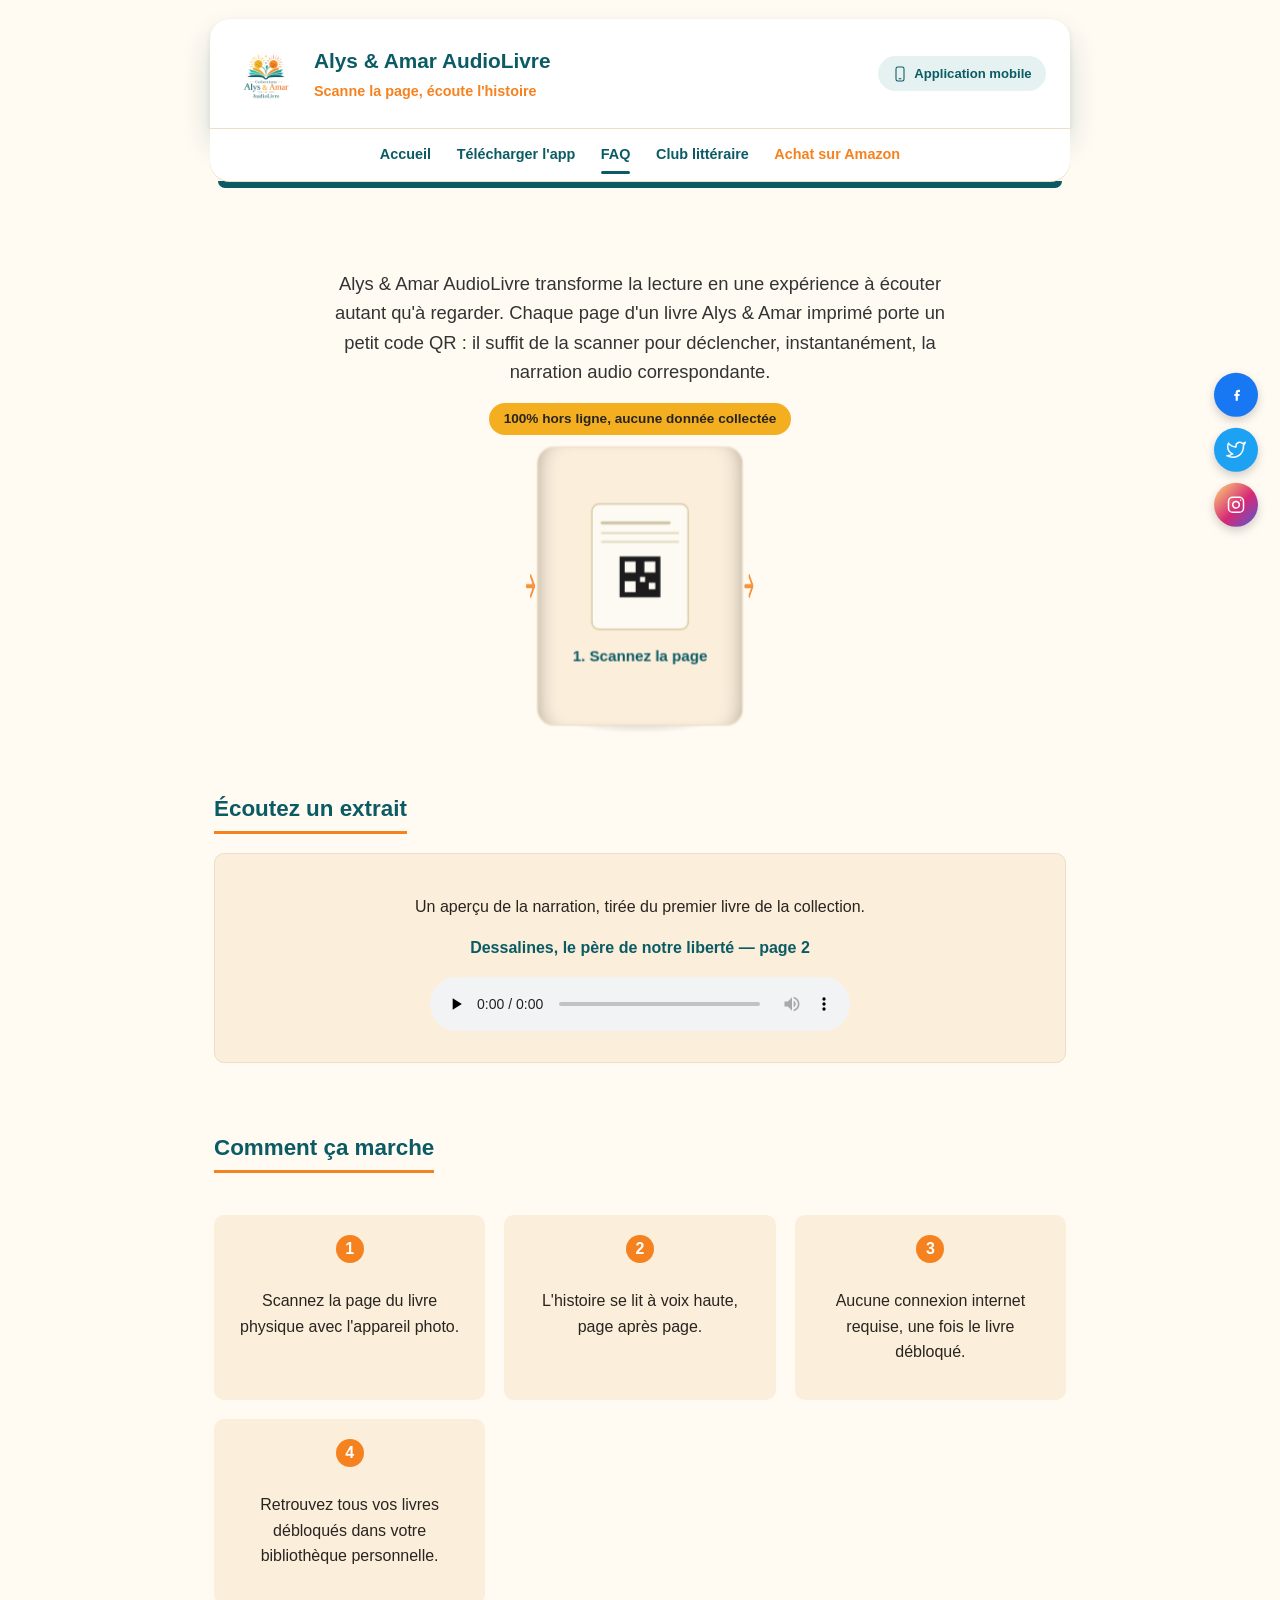
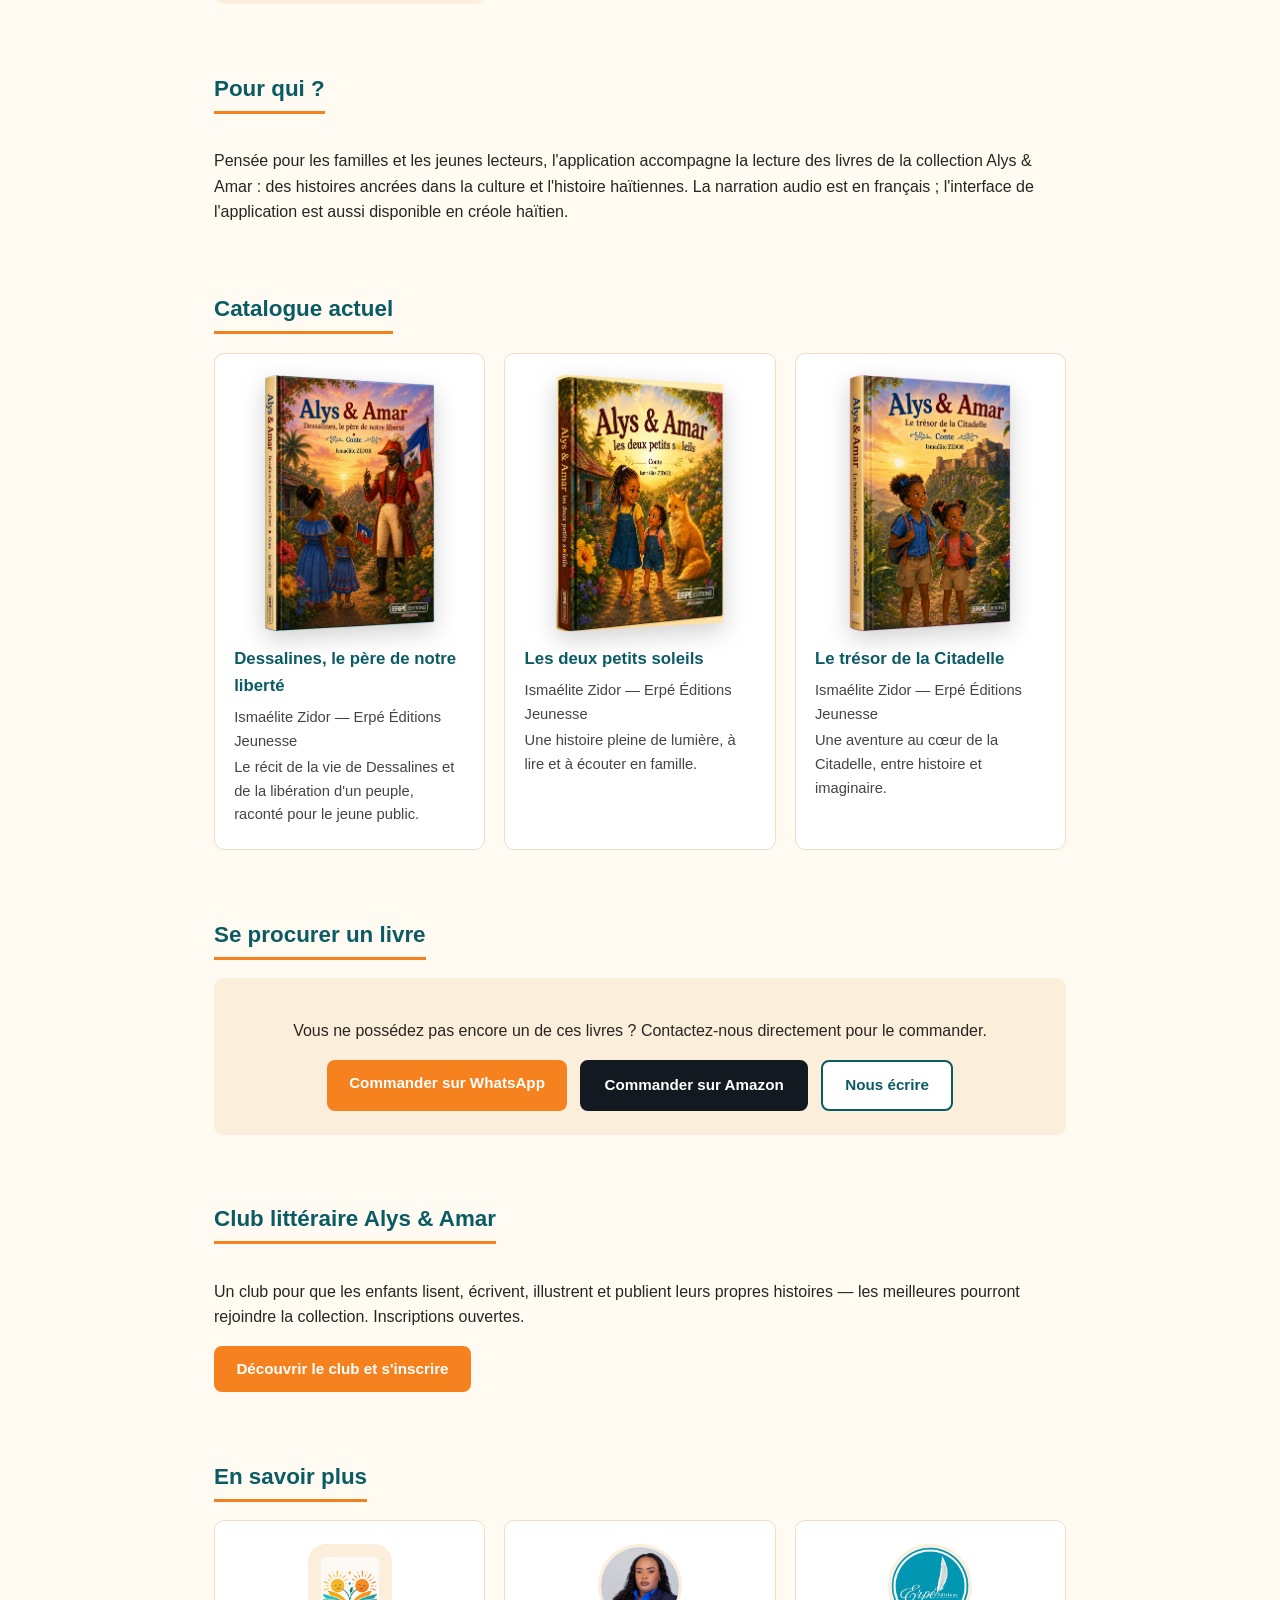
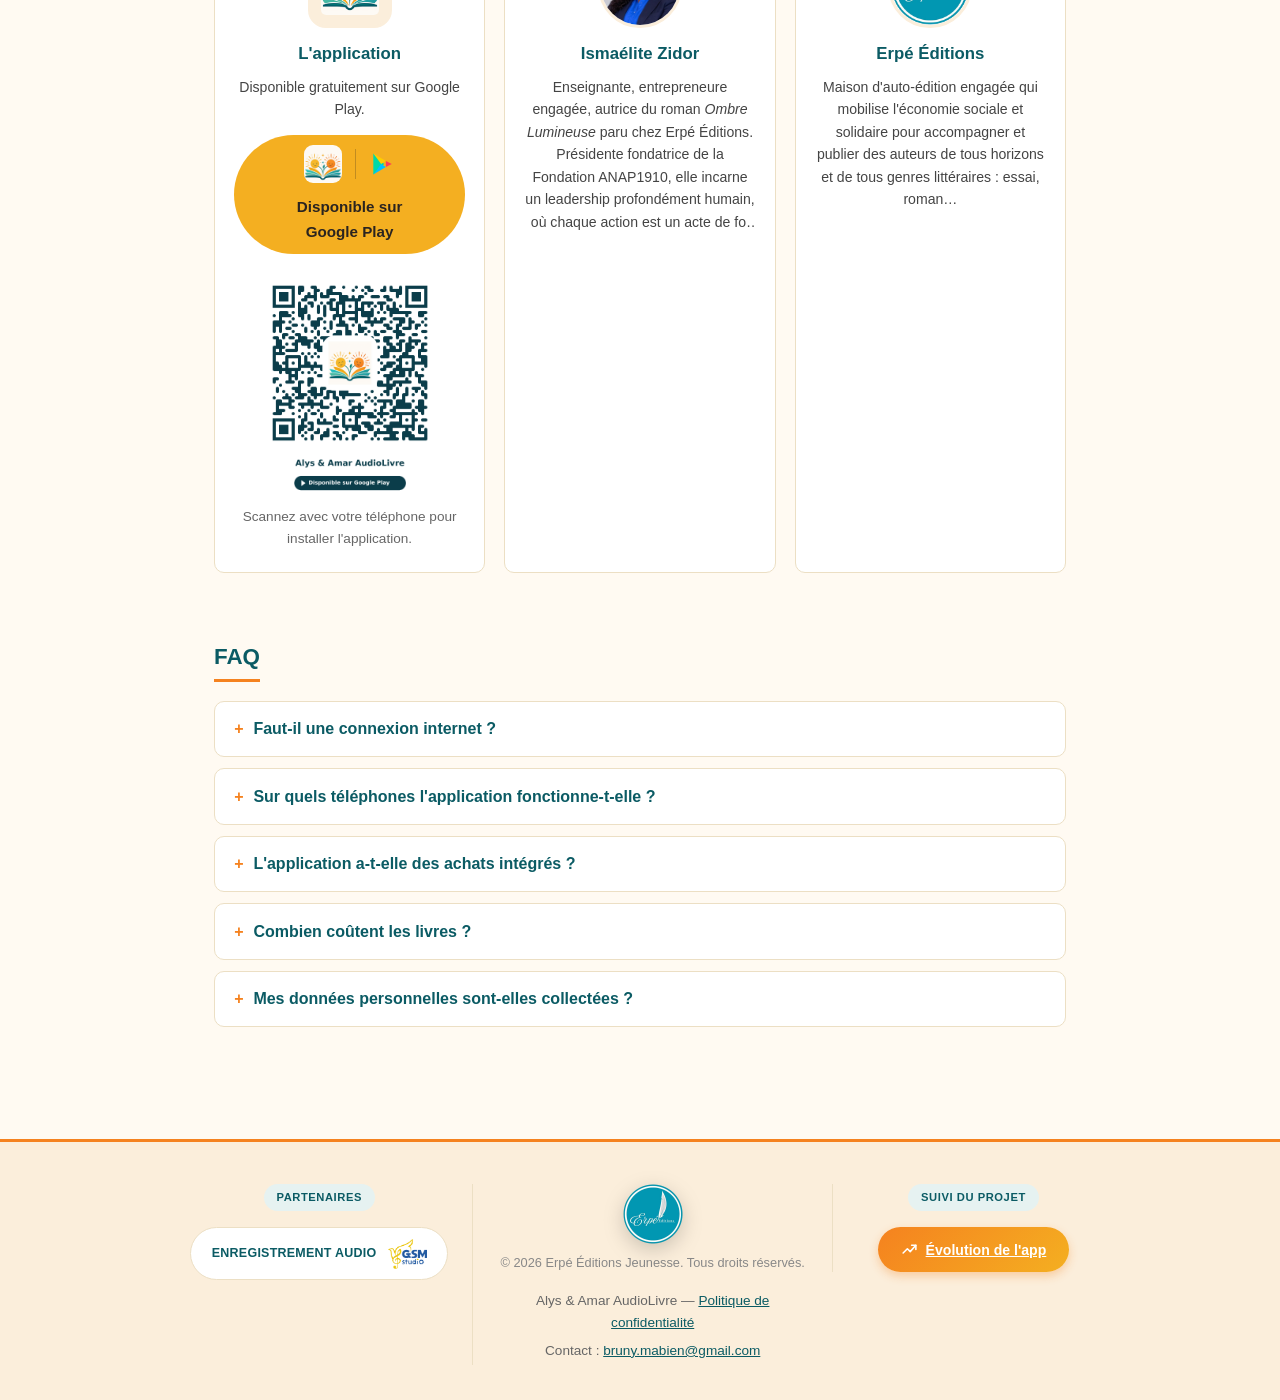
<file: index.html>
<!DOCTYPE html>
<html lang="fr">
<head>
<meta charset="UTF-8">
<meta name="viewport" content="width=device-width, initial-scale=1.0">
<title>Alys &amp; Amar AudioLivre — Livres audio hors ligne</title>
<meta name="description" content="Scannez la page, écoutez l'histoire. Alys &amp; Amar AudioLivre transforme vos livres imprimés en livres audio, entièrement hors ligne.">
<link rel="canonical" href="https://alysamar.com/">
<link rel="icon" href="assets/icone-web.png">
<link rel="apple-touch-icon" href="assets/icone-web.png">
<link rel="stylesheet" href="style.css">

<!-- Partage social : REMPLACER l'URL ci-dessous par l'adresse réelle une fois le site en ligne -->
<meta property="og:type" content="website">
<meta property="og:site_name" content="Alys & Amar AudioLivre">
<meta property="og:locale" content="fr_FR">
<meta property="og:url" content="https://alysamar.com/">
<meta property="og:title" content="Alys & Amar AudioLivre — Scanne la page, écoute l'histoire">
<meta property="og:description" content="Chaque page d'un livre Alys & Amar imprimé porte un code QR : scannez-le pour déclencher la narration audio, entièrement hors ligne.">
<meta property="og:image" content="https://alysamar.com/assets/og-image.jpg">
<meta property="og:image:width" content="1200">
<meta property="og:image:height" content="630">

<meta name="twitter:card" content="summary_large_image">
<meta name="twitter:title" content="Alys & Amar AudioLivre — Scanne la page, écoute l'histoire">
<meta name="twitter:description" content="Chaque page d'un livre Alys & Amar imprimé porte un code QR : scannez-le pour déclencher la narration audio, entièrement hors ligne.">
<meta name="twitter:image" content="https://alysamar.com/assets/og-image.jpg">
</head>
<body>

<div class="site-top">
  <header>
    <div class="header-inner">
      <div class="brand">
        <img class="logo" src="assets/logo-web.png" alt="Alys & Amar AudioLivre">
        <div>
          <h1>Alys &amp; Amar AudioLivre</h1>
          <p class="tagline">Scanne la page, écoute l'histoire</p>
        </div>
      </div>
      <div class="app-badge">
        <svg viewBox="0 0 24 24" xmlns="http://www.w3.org/2000/svg">
          <rect x="6" y="1.5" width="12" height="21" rx="2.5" fill="none" stroke="currentColor" stroke-width="1.6"/>
          <line x1="10.5" y1="19" x2="13.5" y2="19" stroke="currentColor" stroke-width="1.6" stroke-linecap="round"/>
        </svg>
        <span>Application mobile</span>
      </div>
    </div>
  </header>
  <nav class="site-nav">
    <a href="index.html">Accueil</a>
    <a href="index.html#app">Télécharger l'app</a>
    <a href="index.html#faq">FAQ</a>
    <a href="club.html">Club littéraire</a>
    <a href="commander.html" class="site-nav-highlight">Achat sur Amazon</a>
  </nav>
</div>

<main>

  <section class="hero">
    <p class="lead">
      Alys &amp; Amar AudioLivre transforme la lecture en une expérience à écouter
      autant qu'à regarder. Chaque page d'un livre Alys &amp; Amar imprimé porte un
      petit code QR : il suffit de la scanner pour déclencher, instantanément,
      la narration audio correspondante.
    </p>
    <span class="badge-offline">100% hors ligne, aucune donnée collectée</span>

    <div class="mockup-3d">
      <div class="scene" role="img" aria-label="Animation : la page du livre est scannée, l'application s'ouvre sur le téléphone, puis l'histoire est racontée à voix haute">
        <div class="carousel">

          <div class="carousel-face face-book">
            <svg viewBox="0 0 140 180" xmlns="http://www.w3.org/2000/svg">
              <rect x="4" y="4" width="132" height="172" rx="10" fill="#fdfaf4" stroke="#d8cba6" stroke-width="2"/>
              <line x1="18" y1="30" x2="110" y2="30" stroke="#cfc4a1" stroke-width="4" stroke-linecap="round"/>
              <line x1="18" y1="44" x2="122" y2="44" stroke="#e6ddc4" stroke-width="3" stroke-linecap="round"/>
              <line x1="18" y1="56" x2="122" y2="56" stroke="#e6ddc4" stroke-width="3" stroke-linecap="round"/>
              <rect x="42" y="76" width="56" height="56" fill="#1c1c1c"/>
              <rect x="49" y="83" width="15" height="15" fill="#fdfaf4"/>
              <rect x="76" y="83" width="15" height="15" fill="#fdfaf4"/>
              <rect x="49" y="110" width="15" height="15" fill="#fdfaf4"/>
              <rect x="70" y="104" width="7" height="7" fill="#fdfaf4"/>
              <rect x="82" y="112" width="9" height="9" fill="#fdfaf4"/>
            </svg>
            <span class="face-caption">1. Scannez la page</span>
          </div>

          <div class="carousel-face face-phone">
            <div class="phone-frame">
              <span class="phone-notch"></span>
              <img src="assets/app-screenshot.jpg" alt="" class="phone-screen">
            </div>
            <span class="face-caption">2. L'app s'ouvre</span>
          </div>

          <div class="carousel-face face-audio">
            <svg viewBox="0 0 140 180" xmlns="http://www.w3.org/2000/svg">
              <rect x="46" y="76" width="20" height="28" rx="3" fill="#f4af21"/>
              <path d="M66 78 L84 64 L84 116 L66 102 Z" fill="#f4af21"/>
              <g fill="none" stroke="#f4af21" stroke-width="6" stroke-linecap="round">
                <path d="M96 70 Q110 90 96 110"/>
                <path d="M108 58 Q130 90 108 122"/>
              </g>
            </svg>
            <span class="face-caption">3. L'histoire se raconte</span>
          </div>

          <div class="carousel-arrow" style="transform: rotateY(60deg) translateZ(var(--carousel-radius))">
            <svg viewBox="0 0 40 40" xmlns="http://www.w3.org/2000/svg">
              <path d="M6 20 H30 M20 8 L32 20 L20 32" fill="none" stroke="#f5821f" stroke-width="5" stroke-linecap="round" stroke-linejoin="round"/>
            </svg>
          </div>
          <div class="carousel-arrow" style="transform: rotateY(180deg) translateZ(var(--carousel-radius))">
            <svg viewBox="0 0 40 40" xmlns="http://www.w3.org/2000/svg">
              <path d="M6 20 H30 M20 8 L32 20 L20 32" fill="none" stroke="#f5821f" stroke-width="5" stroke-linecap="round" stroke-linejoin="round"/>
            </svg>
          </div>
          <div class="carousel-arrow" style="transform: rotateY(300deg) translateZ(var(--carousel-radius))">
            <svg viewBox="0 0 40 40" xmlns="http://www.w3.org/2000/svg">
              <path d="M6 20 H30 M20 8 L32 20 L20 32" fill="none" stroke="#f5821f" stroke-width="5" stroke-linecap="round" stroke-linejoin="round"/>
            </svg>
          </div>

        </div>
        <div class="cylinder-shadow"></div>
      </div>
    </div>
  </section>

  <section>
    <h2>Écoutez un extrait</h2>
    <div class="audio-box">
      <p>Un aperçu de la narration, tirée du premier livre de la collection.</p>
      <p class="audio-title">Dessalines, le père de notre liberté — page 2</p>
      <audio controls preload="none">
        <source src="assets/extrait-dessalines.mp3" type="audio/mpeg">
        Votre navigateur ne prend pas en charge la lecture audio.
      </audio>
    </div>
  </section>

  <section>
    <h2>Comment ça marche</h2>
    <div class="steps">
      <div class="step">
        <div class="num">1</div>
        <p>Scannez la page du livre physique avec l'appareil photo.</p>
      </div>
      <div class="step">
        <div class="num">2</div>
        <p>L'histoire se lit à voix haute, page après page.</p>
      </div>
      <div class="step">
        <div class="num">3</div>
        <p>Aucune connexion internet requise, une fois le livre débloqué.</p>
      </div>
      <div class="step">
        <div class="num">4</div>
        <p>Retrouvez tous vos livres débloqués dans votre bibliothèque personnelle.</p>
      </div>
    </div>
  </section>

  <section>
    <h2>Pour qui ?</h2>
    <p>
      Pensée pour les familles et les jeunes lecteurs, l'application accompagne
      la lecture des livres de la collection Alys &amp; Amar : des histoires
      ancrées dans la culture et l'histoire haïtiennes. La narration audio est
      en français ; l'interface de l'application est aussi disponible en
      créole haïtien.
    </p>
  </section>

  <section>
    <h2>Catalogue actuel</h2>
    <div class="books">
      <div class="book-card">
        <img class="cover" src="assets/cover_livre1.webp" alt="Couverture — Dessalines, le père de notre liberté">
        <h3>Dessalines, le père de notre liberté</h3>
        <p>Ismaélite Zidor — Erpé Éditions Jeunesse</p>
        <p>Le récit de la vie de Dessalines et de la libération d'un peuple, raconté pour le jeune public.</p>
      </div>
      <div class="book-card">
        <img class="cover" src="assets/cover_livre2.webp" alt="Couverture — Les deux petits soleils">
        <h3>Les deux petits soleils</h3>
        <p>Ismaélite Zidor — Erpé Éditions Jeunesse</p>
        <p>Une histoire pleine de lumière, à lire et à écouter en famille.</p>
      </div>
      <div class="book-card">
        <img class="cover" src="assets/cover_livre3.webp" alt="Couverture — Le trésor de la Citadelle">
        <h3>Le trésor de la Citadelle</h3>
        <p>Ismaélite Zidor — Erpé Éditions Jeunesse</p>
        <p>Une aventure au cœur de la Citadelle, entre histoire et imaginaire.</p>
      </div>
    </div>
  </section>

  <section>
    <h2>Se procurer un livre</h2>
    <div class="cta-box">
      <p>Vous ne possédez pas encore un de ces livres ? Contactez-nous directement pour le commander.</p>
      <div class="cta-buttons">
        <a class="btn btn-primary" href="https://wa.me/50943005785">Commander sur WhatsApp</a>
        <a class="btn btn-amazon" href="commander.html">Commander sur Amazon</a>
        <a class="btn btn-secondary" href="mailto:bruny.mabien@gmail.com">Nous écrire</a>
      </div>
    </div>
  </section>

  <section>
    <h2>Club littéraire Alys &amp; Amar</h2>
    <p>
      Un club pour que les enfants lisent, écrivent, illustrent et publient leurs propres
      histoires — les meilleures pourront rejoindre la collection. Inscriptions ouvertes.
    </p>
    <p><a class="btn btn-primary" href="club.html">Découvrir le club et s'inscrire</a></p>
  </section>

  <section id="app">
    <h2>En savoir plus</h2>
    <div class="about-grid">

      <div class="about-card">
        <img class="about-avatar about-avatar-square" src="assets/icone-web.png" alt="">
        <h3>L'application</h3>
        <p>Disponible gratuitement sur Google Play.</p>
        <a class="download-badge" href="https://play.google.com/store/apps/details?id=com.alysamar.audiolivre" target="_blank" rel="noopener" aria-label="Télécharger l'application sur Google Play">
          <img src="assets/icone-web.png" alt="" class="download-badge-logo">
          <span class="download-badge-divider"></span>
          <svg class="playstore-icon" viewBox="0 0 24 24" xmlns="http://www.w3.org/2000/svg" aria-hidden="true">
            <path d="M4 2.3 L4 21.7 L14 12 Z" fill="#00d9a6"/>
            <path d="M4 2.3 L15.6 9.2 L11.2 12 Z" fill="#ffcd00"/>
            <path d="M4 21.7 L15.6 14.8 L11.2 12 Z" fill="#00c2ff"/>
            <path d="M15.6 9.2 L21 12 L15.6 14.8 Z" fill="#ff3d57"/>
          </svg>
          <span class="download-badge-text">Disponible sur Google&nbsp;Play</span>
        </a>
        <figure class="qr-playstore">
          <img src="assets/qr-playstore.png" width="228" height="285" loading="lazy" alt="QR code pour télécharger Alys &amp; Amar AudioLivre sur Google Play">
          <figcaption>Scannez avec votre téléphone pour installer l'application.</figcaption>
        </figure>
      </div>

      <div class="about-card">
        <img class="about-avatar" src="assets/ismaelite-zidor.jpg" alt="Ismaélite Zidor">
        <h3>Ismaélite Zidor</h3>
        <p>Enseignante, entrepreneure engagée, autrice du roman <em>Ombre Lumineuse</em> paru chez Erpé Éditions. Présidente fondatrice de la Fondation ANAP1910, elle incarne un leadership profondément humain, où chaque action est un acte de foi et de grandeur.</p>
      </div>

      <div class="about-card">
        <img class="about-avatar" src="assets/logo-erpe.png" alt="Erpé Éditions">
        <h3>Erpé Éditions</h3>
        <p>Maison d'auto-édition engagée qui mobilise l'économie sociale et solidaire pour accompagner et publier des auteurs de tous horizons et de tous genres littéraires : essai, roman…</p>
      </div>

    </div>
  </section>

  <section id="faq">
    <h2>FAQ</h2>
    <div class="faq-list">
      <details class="faq-item">
        <summary>Faut-il une connexion internet ?</summary>
        <p>Non, seulement pour le premier déblocage d'un livre via son code QR. Ensuite, la lecture audio fonctionne entièrement hors ligne, où que vous soyez.</p>
      </details>
      <details class="faq-item">
        <summary>Sur quels téléphones l'application fonctionne-t-elle ?</summary>
        <p>Sur tout appareil Android à partir de la version 7.0. Une caméra fonctionnelle est nécessaire pour scanner les codes QR des livres.</p>
      </details>
      <details class="faq-item">
        <summary>L'application a-t-elle des achats intégrés ?</summary>
        <p>Non. Chaque histoire se débloque simplement en scannant la page imprimée du livre physique correspondant — aucun paiement dans l'application.</p>
      </details>
      <details class="faq-item">
        <summary>Combien coûtent les livres ?</summary>
        <p>Le tarif dépend du point de vente choisi. Consultez la page <a href="commander.html">Achat sur Amazon</a> ou contactez-nous directement par WhatsApp pour les prix actuels.</p>
      </details>
      <details class="faq-item">
        <summary>Mes données personnelles sont-elles collectées ?</summary>
        <p>Non, jamais. Consultez notre <a href="confidentialite.html">politique de confidentialité</a> pour le détail.</p>
      </details>
    </div>
  </section>

</main>

<footer>
  <div class="footer-grid">

    <div class="footer-col footer-col-partners">
      <p class="footer-col-title">Partenaires</p>
      <div class="partner-item">
        <p class="partner-label">Enregistrement audio</p>
        <img class="partner-logo" src="assets/partenaire-gsm-studio.png" alt="GSM Studio">
      </div>
    </div>

    <div class="footer-col footer-col-brand">
      <img class="erpe-logo" src="assets/logo-erpe.png" alt="Erpé Éditions Jeunesse">
      <p class="copyright">&copy; 2026 Erpé Éditions Jeunesse. Tous droits réservés.</p>
      <p>Alys &amp; Amar AudioLivre — <a href="confidentialite.html">Politique de confidentialité</a></p>
      <p>Contact : <a href="mailto:bruny.mabien@gmail.com">bruny.mabien@gmail.com</a></p>
    </div>

    <div class="footer-col footer-col-updates">
      <p class="footer-col-title">Suivi du projet</p>
      <a class="btn-updates" href="nouveautes.html">
        <svg viewBox="0 0 24 24" fill="none" stroke="#fff" stroke-width="2.2" stroke-linecap="round" stroke-linejoin="round" xmlns="http://www.w3.org/2000/svg">
          <polyline points="3 17 9 11 13 15 21 6"/>
          <polyline points="15 6 21 6 21 12"/>
        </svg>
        Évolution de l'app
      </a>
    </div>

  </div>
</footer>

<nav class="social-rail" aria-label="Partager sur les réseaux sociaux">
  <a id="share-fb" class="social-icon social-fb" href="#" target="_blank" rel="noopener" aria-label="Partager sur Facebook">
    <svg viewBox="0 0 24 24" xmlns="http://www.w3.org/2000/svg">
      <path d="M15 8.5h1.8V6h-1.8c-1.9 0-3.4 1.5-3.4 3.4V11H10v2.5h1.6V19h2.6v-5.5h1.8L16.4 11h-2.2V9.6c0-.6.4-1.1 1-1.1z" fill="#fff"/>
    </svg>
  </a>
  <a id="share-tw" class="social-icon social-tw" href="#" target="_blank" rel="noopener" aria-label="Partager sur Twitter">
    <svg viewBox="0 0 24 24" fill="none" stroke="#fff" stroke-width="1.8" stroke-linecap="round" stroke-linejoin="round" xmlns="http://www.w3.org/2000/svg">
      <path d="M23 3a10.9 10.9 0 0 1-3.14 1.53 4.48 4.48 0 0 0-7.86 3v1A10.66 10.66 0 0 1 3 4s-4 9 5 13a11.64 11.64 0 0 1-7 2c9 5 20 0 20-11.5a4.5 4.5 0 0 0-.08-.83A7.72 7.72 0 0 0 23 3z"/>
    </svg>
  </a>
  <a class="social-icon social-ig" href="https://www.instagram.com/brunymabien/" target="_blank" rel="noopener" aria-label="Suivre sur Instagram">
    <svg viewBox="0 0 24 24" fill="none" stroke="#fff" stroke-width="1.8" stroke-linecap="round" stroke-linejoin="round" xmlns="http://www.w3.org/2000/svg">
      <rect x="3" y="3" width="18" height="18" rx="5"/>
      <path d="M16 11.37A4 4 0 1 1 12.63 8 4 4 0 0 1 16 11.37z"/>
      <line x1="17.5" y1="6.5" x2="17.51" y2="6.5"/>
    </svg>
  </a>
</nav>

<button type="button" class="back-to-top" id="backToTop" aria-label="Revenir en haut de la page">
  <svg viewBox="0 0 24 24" fill="none" stroke="currentColor" stroke-width="2.2" stroke-linecap="round" stroke-linejoin="round" xmlns="http://www.w3.org/2000/svg">
    <line x1="12" y1="19" x2="12" y2="5"/>
    <polyline points="6 11 12 5 18 11"/>
  </svg>
</button>

<script>
  (function () {
    var url = encodeURIComponent(window.location.href);
    var title = encodeURIComponent(document.title);
    var fb = document.getElementById('share-fb');
    var tw = document.getElementById('share-tw');
    if (fb) fb.href = 'https://www.facebook.com/sharer/sharer.php?u=' + url;
    if (tw) tw.href = 'https://twitter.com/intent/tweet?url=' + url + '&text=' + title;
  })();

  // Bouton "revenir en haut"
  (function () {
    var btn = document.getElementById('backToTop');
    if (!btn) return;
    function toggle() {
      if (window.scrollY > 400) btn.classList.add('visible');
      else btn.classList.remove('visible');
    }
    window.addEventListener('scroll', toggle, { passive: true });
    toggle();
    btn.addEventListener('click', function () {
      window.scrollTo({ top: 0, behavior: 'smooth' });
    });
  })();

  // Menu dynamique : surligne le lien de la section visible à l'écran
  (function () {
    var navLinks = document.querySelectorAll('.site-nav a');
    var targets = { app: null, faq: null };
    navLinks.forEach(function (a) {
      var href = a.getAttribute('href') || '';
      if (href.indexOf('#app') !== -1) targets.app = a;
      if (href.indexOf('#faq') !== -1) targets.faq = a;
    });
    if (!('IntersectionObserver' in window)) return;
    var observer = new IntersectionObserver(function (entries) {
      entries.forEach(function (entry) {
        var link = targets[entry.target.id];
        if (!link) return;
        if (entry.isIntersecting) {
          navLinks.forEach(function (a) { a.classList.remove('active'); });
          link.classList.add('active');
        }
      });
    }, { rootMargin: '-160px 0px -55% 0px', threshold: 0 });
    ['app', 'faq'].forEach(function (id) {
      var el = document.getElementById(id);
      if (el) observer.observe(el);
    });
  })();
</script>

</body>
</html>
</file>
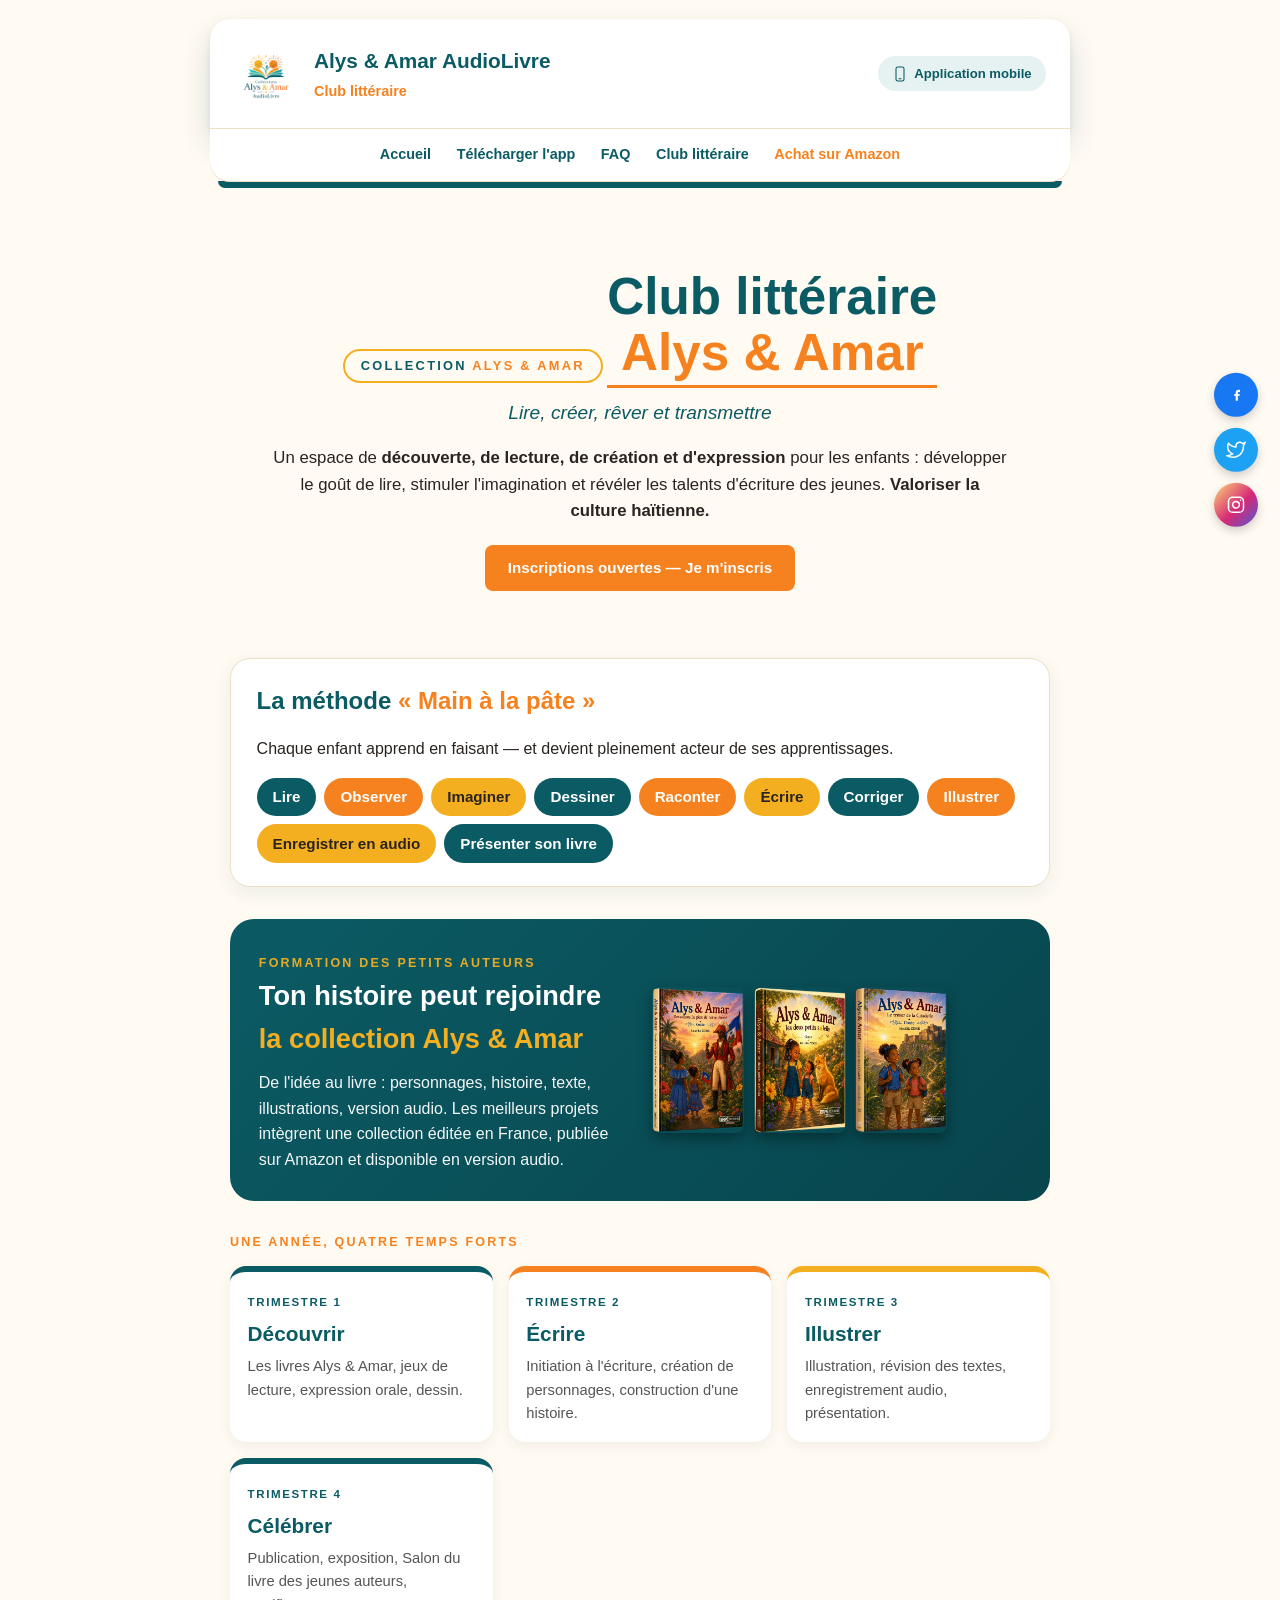
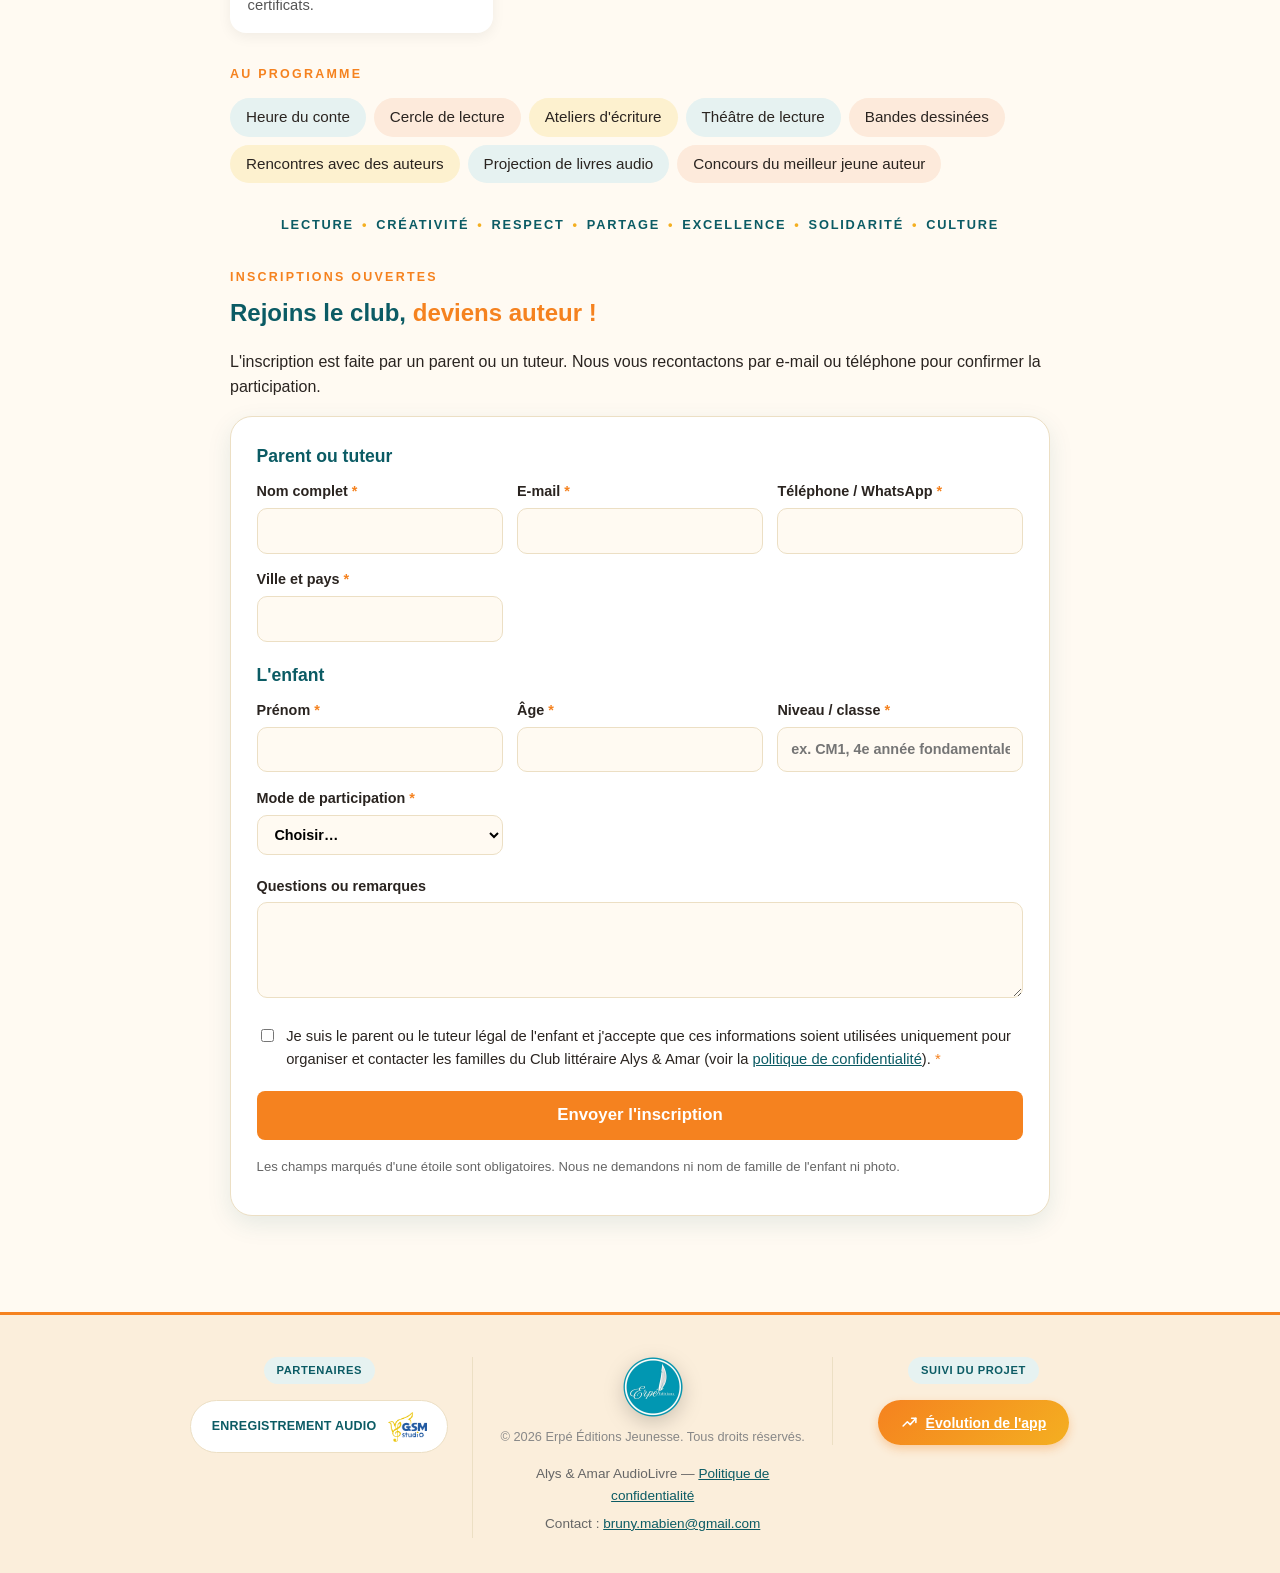
<file: club.html>
<!DOCTYPE html>
<html lang="fr">
<head>
<meta charset="UTF-8">
<meta name="viewport" content="width=device-width, initial-scale=1.0">
<title>Club littéraire Alys &amp; Amar — Lire, créer, rêver et transmettre</title>
<meta name="description" content="Le Club littéraire Alys & Amar accueille les enfants pour lire, écrire, illustrer et publier leurs histoires. Inscriptions ouvertes.">
<link rel="canonical" href="https://alysamar.com/club.html">
<link rel="icon" href="assets/icone-web.png">
<link rel="apple-touch-icon" href="assets/icone-web.png">
<link rel="stylesheet" href="style.css">
<link rel="stylesheet" href="club.css">

<!-- Partage social : REMPLACER l'URL ci-dessous par l'adresse réelle une fois le site en ligne -->
<meta property="og:type" content="website">
<meta property="og:site_name" content="Alys & Amar AudioLivre">
<meta property="og:locale" content="fr_FR">
<meta property="og:url" content="https://alysamar.com/club.html">
<meta property="og:title" content="Club littéraire Alys & Amar — Lire, créer, rêver et transmettre">
<meta property="og:description" content="Le Club littéraire Alys & Amar accueille les enfants pour lire, écrire, illustrer et publier leurs histoires. Inscriptions ouvertes.">
<meta property="og:image" content="https://alysamar.com/assets/og-image.jpg">
<meta property="og:image:width" content="1200">
<meta property="og:image:height" content="630">

<meta name="twitter:card" content="summary_large_image">
<meta name="twitter:title" content="Club littéraire Alys & Amar — Lire, créer, rêver et transmettre">
<meta name="twitter:image" content="https://alysamar.com/assets/og-image.jpg">
</head>
<body>

<div class="site-top">
  <header>
    <div class="header-inner">
      <div class="brand">
        <img class="logo" src="assets/logo-web.png" alt="Alys & Amar AudioLivre">
        <div>
          <h1>Alys &amp; Amar AudioLivre</h1>
          <p class="tagline">Club littéraire</p>
        </div>
      </div>
      <div class="app-badge">
        <svg viewBox="0 0 24 24" xmlns="http://www.w3.org/2000/svg">
          <rect x="6" y="1.5" width="12" height="21" rx="2.5" fill="none" stroke="currentColor" stroke-width="1.6"/>
          <line x1="10.5" y1="19" x2="13.5" y2="19" stroke="currentColor" stroke-width="1.6" stroke-linecap="round"/>
        </svg>
        <span>Application mobile</span>
      </div>
    </div>
  </header>
  <nav class="site-nav">
    <a href="index.html">Accueil</a>
    <a href="index.html#app">Télécharger l'app</a>
    <a href="index.html#faq">FAQ</a>
    <a href="club.html">Club littéraire</a>
    <a href="commander.html" class="site-nav-highlight">Achat sur Amazon</a>
  </nav>
</div>

<main>

  <section class="club-hero">
    <span class="club-kicker">Collection <b>Alys &amp; Amar</b></span>
    <h2>Club littéraire <span>Alys &amp; Amar</span></h2>
    <p class="club-devise">Lire, créer, rêver et transmettre</p>
    <p class="club-intro">
      Un espace de <strong>découverte, de lecture, de création et d'expression</strong>
      pour les enfants : développer le goût de lire, stimuler l'imagination et révéler
      les talents d'écriture des jeunes. <strong>Valoriser la culture haïtienne.</strong>
    </p>
    <a class="btn btn-primary" href="#inscription">Inscriptions ouvertes — Je m'inscris</a>
  </section>

  <section class="club-section">
    <div class="club-card">
      <h3>La méthode <em>« Main à la pâte »</em></h3>
      <p>Chaque enfant apprend en faisant — et devient pleinement acteur de ses apprentissages.</p>
      <div class="club-chips">
        <span class="club-chip">Lire</span><span class="club-chip o">Observer</span><span class="club-chip a">Imaginer</span>
        <span class="club-chip">Dessiner</span><span class="club-chip o">Raconter</span><span class="club-chip a">Écrire</span>
        <span class="club-chip">Corriger</span><span class="club-chip o">Illustrer</span><span class="club-chip a">Enregistrer en audio</span>
        <span class="club-chip">Présenter son livre</span>
      </div>
    </div>
  </section>

  <section class="club-section">
    <div class="club-feature">
      <div>
        <p class="club-eyebrow">Formation des petits auteurs</p>
        <h3>Ton histoire peut rejoindre <em>la collection Alys &amp; Amar</em></h3>
        <p>De l'idée au livre : personnages, histoire, texte, illustrations, version audio.
        Les meilleurs projets intègrent une collection éditée en France, publiée sur Amazon
        et disponible en version audio.</p>
      </div>
      <div class="club-covers">
        <img src="assets/cover_livre1.webp" alt="Couverture — Dessalines, le père de notre liberté">
        <img src="assets/cover_livre2.webp" alt="Couverture — Les deux petits soleils">
        <img src="assets/cover_livre3.webp" alt="Couverture — Le trésor de la Citadelle">
      </div>
    </div>
  </section>

  <section class="club-section">
    <p class="club-eyebrow">Une année, quatre temps forts</p>
    <div class="club-quarters">
      <div class="club-q"><small>Trimestre 1</small><h4>Découvrir</h4><p>Les livres Alys &amp; Amar, jeux de lecture, expression orale, dessin.</p></div>
      <div class="club-q"><small>Trimestre 2</small><h4>Écrire</h4><p>Initiation à l'écriture, création de personnages, construction d'une histoire.</p></div>
      <div class="club-q"><small>Trimestre 3</small><h4>Illustrer</h4><p>Illustration, révision des textes, enregistrement audio, présentation.</p></div>
      <div class="club-q"><small>Trimestre 4</small><h4>Célébrer</h4><p>Publication, exposition, Salon du livre des jeunes auteurs, certificats.</p></div>
    </div>
  </section>

  <section class="club-section">
    <p class="club-eyebrow">Au programme</p>
    <div class="club-chips soft">
      <span class="club-chip">Heure du conte</span><span class="club-chip o">Cercle de lecture</span><span class="club-chip a">Ateliers d'écriture</span>
      <span class="club-chip">Théâtre de lecture</span><span class="club-chip o">Bandes dessinées</span><span class="club-chip a">Rencontres avec des auteurs</span>
      <span class="club-chip">Projection de livres audio</span><span class="club-chip o">Concours du meilleur jeune auteur</span>
    </div>
  </section>

  <section class="club-section">
    <p class="club-values">Lecture<i>•</i>Créativité<i>•</i>Respect<i>•</i>Partage<i>•</i>Excellence<i>•</i>Solidarité<i>•</i>Culture</p>
  </section>

  <section class="club-section" id="inscription">
    <p class="club-eyebrow">Inscriptions ouvertes</p>
    <h3>Rejoins le club, <em>deviens auteur !</em></h3>
    <p>L'inscription est faite par un parent ou un tuteur. Nous vous recontactons par e-mail ou téléphone pour confirmer la participation.</p>

    <form class="club-form" id="club-form" action="/api/inscription" method="post" novalidate>
      <fieldset>
        <legend>Parent ou tuteur</legend>
        <div class="club-grid">
          <label>Nom complet <span class="req">*</span><input type="text" name="parent_nom" required maxlength="100" autocomplete="name"></label>
          <label>E-mail <span class="req">*</span><input type="email" name="parent_email" required maxlength="150" autocomplete="email"></label>
          <label>Téléphone / WhatsApp <span class="req">*</span><input type="tel" name="parent_tel" required maxlength="30" autocomplete="tel"></label>
          <label>Ville et pays <span class="req">*</span><input type="text" name="ville_pays" required maxlength="100" autocomplete="address-level2"></label>
        </div>
      </fieldset>

      <fieldset>
        <legend>L'enfant</legend>
        <div class="club-grid">
          <label>Prénom <span class="req">*</span><input type="text" name="enfant_prenom" required maxlength="60"></label>
          <label>Âge <span class="req">*</span><input type="number" name="enfant_age" required min="3" max="17" inputmode="numeric"></label>
          <label>Niveau / classe <span class="req">*</span><input type="text" name="enfant_niveau" required maxlength="60" placeholder="ex. CM1, 4e année fondamentale"></label>
          <label>Mode de participation <span class="req">*</span>
            <select name="mode" required>
              <option value="">Choisir…</option>
              <option>En ligne</option>
              <option>En présentiel</option>
              <option>Peu importe</option>
            </select>
          </label>
        </div>
      </fieldset>

      <fieldset>
        <label>Questions ou remarques
          <textarea name="message" maxlength="1000"></textarea>
        </label>
      </fieldset>

      <div class="club-hp" aria-hidden="true">
        <label>Ne pas remplir <input type="text" name="site_web" tabindex="-1" autocomplete="off"></label>
      </div>
      <input type="hidden" name="t" id="club-t" value="">

      <label class="club-check">
        <input type="checkbox" name="consentement" required>
        <span>Je suis le parent ou le tuteur légal de l'enfant et j'accepte que ces informations soient utilisées uniquement pour organiser et contacter les familles du Club littéraire Alys &amp; Amar (voir la <a href="confidentialite.html#club">politique de confidentialité</a>). <span class="req">*</span></span>
      </label>

      <p style="margin-top:1.2rem"><button class="btn btn-primary club-submit" type="submit">Envoyer l'inscription</button></p>
      <div class="club-msg" id="club-msg" role="status" aria-live="polite"></div>
      <p class="club-note">Les champs marqués d'une étoile sont obligatoires. Nous ne demandons ni nom de famille de l'enfant ni photo.</p>
    </form>
  </section>

</main>

<footer>
  <div class="footer-grid">

    <div class="footer-col footer-col-partners">
      <p class="footer-col-title">Partenaires</p>
      <div class="partner-item">
        <p class="partner-label">Enregistrement audio</p>
        <img class="partner-logo" src="assets/partenaire-gsm-studio.png" alt="GSM Studio">
      </div>
    </div>

    <div class="footer-col footer-col-brand">
      <img class="erpe-logo" src="assets/logo-erpe.png" alt="Erpé Éditions Jeunesse">
      <p class="copyright">&copy; 2026 Erpé Éditions Jeunesse. Tous droits réservés.</p>
      <p>Alys &amp; Amar AudioLivre — <a href="confidentialite.html">Politique de confidentialité</a></p>
      <p>Contact : <a href="mailto:bruny.mabien@gmail.com">bruny.mabien@gmail.com</a></p>
    </div>

    <div class="footer-col footer-col-updates">
      <p class="footer-col-title">Suivi du projet</p>
      <a class="btn-updates" href="nouveautes.html">
        <svg viewBox="0 0 24 24" fill="none" stroke="#fff" stroke-width="2.2" stroke-linecap="round" stroke-linejoin="round" xmlns="http://www.w3.org/2000/svg">
          <polyline points="3 17 9 11 13 15 21 6"/>
          <polyline points="15 6 21 6 21 12"/>
        </svg>
        Évolution de l'app
      </a>
    </div>

  </div>
</footer>

<nav class="social-rail" aria-label="Partager sur les réseaux sociaux">
  <a id="share-fb" class="social-icon social-fb" href="#" target="_blank" rel="noopener" aria-label="Partager sur Facebook">
    <svg viewBox="0 0 24 24" xmlns="http://www.w3.org/2000/svg">
      <path d="M15 8.5h1.8V6h-1.8c-1.9 0-3.4 1.5-3.4 3.4V11H10v2.5h1.6V19h2.6v-5.5h1.8L16.4 11h-2.2V9.6c0-.6.4-1.1 1-1.1z" fill="#fff"/>
    </svg>
  </a>
  <a id="share-tw" class="social-icon social-tw" href="#" target="_blank" rel="noopener" aria-label="Partager sur Twitter">
    <svg viewBox="0 0 24 24" fill="none" stroke="#fff" stroke-width="1.8" stroke-linecap="round" stroke-linejoin="round" xmlns="http://www.w3.org/2000/svg">
      <path d="M23 3a10.9 10.9 0 0 1-3.14 1.53 4.48 4.48 0 0 0-7.86 3v1A10.66 10.66 0 0 1 3 4s-4 9 5 13a11.64 11.64 0 0 1-7 2c9 5 20 0 20-11.5a4.5 4.5 0 0 0-.08-.83A7.72 7.72 0 0 0 23 3z"/>
    </svg>
  </a>
  <a class="social-icon social-ig" href="https://www.instagram.com/brunymabien/" target="_blank" rel="noopener" aria-label="Suivre sur Instagram">
    <svg viewBox="0 0 24 24" fill="none" stroke="#fff" stroke-width="1.8" stroke-linecap="round" stroke-linejoin="round" xmlns="http://www.w3.org/2000/svg">
      <rect x="3" y="3" width="18" height="18" rx="5"/>
      <path d="M16 11.37A4 4 0 1 1 12.63 8 4 4 0 0 1 16 11.37z"/>
      <line x1="17.5" y1="6.5" x2="17.51" y2="6.5"/>
    </svg>
  </a>
</nav>

<button type="button" class="back-to-top" id="backToTop" aria-label="Revenir en haut de la page">
  <svg viewBox="0 0 24 24" fill="none" stroke="currentColor" stroke-width="2.2" stroke-linecap="round" stroke-linejoin="round" xmlns="http://www.w3.org/2000/svg">
    <line x1="12" y1="19" x2="12" y2="5"/>
    <polyline points="6 11 12 5 18 11"/>
  </svg>
</button>

<script>
  // Formulaire d'inscription au club
  (function () {
    var form = document.getElementById('club-form');
    if (!form) return;
    var msg = document.getElementById('club-msg');
    document.getElementById('club-t').value = Date.now();
    function show(cls, text) { msg.className = 'club-msg ' + cls; msg.textContent = text; }
    form.addEventListener('submit', function (e) {
      e.preventDefault();
      if (!form.checkValidity()) { form.reportValidity(); return; }
      var btn = form.querySelector('button[type=submit]');
      btn.disabled = true; btn.textContent = 'Envoi en cours…'; msg.className = 'club-msg';
      var data = {};
      new FormData(form).forEach(function (v, k) { data[k] = v; });
      data.consentement = form.consentement.checked;
      fetch('/api/inscription', {
        method: 'POST', headers: { 'Content-Type': 'application/json' }, body: JSON.stringify(data)
      }).then(function (r) { return r.json().catch(function () { return {}; }).then(function (j) { return { ok: r.ok, j: j }; }); })
      .then(function (res) {
        if (res.ok) {
          form.reset(); document.getElementById('club-t').value = Date.now();
          show('ok', 'Merci ! Votre inscription est bien reçue. Un e-mail de confirmation vous est envoyé et nous vous recontactons bientôt.');
        } else {
          show('err', (res.j && res.j.error) || "L'envoi a échoué. Réessayez ou écrivez-nous à bruny.mabien@gmail.com.");
        }
      }).catch(function () {
        show('err', "Connexion impossible. Réessayez ou écrivez-nous à bruny.mabien@gmail.com.");
      }).then(function () { btn.disabled = false; btn.textContent = "Envoyer l'inscription"; });
    });
  })();

  (function () {
    var url = encodeURIComponent(window.location.href);
    var title = encodeURIComponent(document.title);
    var fb = document.getElementById('share-fb');
    var tw = document.getElementById('share-tw');
    if (fb) fb.href = 'https://www.facebook.com/sharer/sharer.php?u=' + url;
    if (tw) tw.href = 'https://twitter.com/intent/tweet?url=' + url + '&text=' + title;
  })();

  // Bouton "revenir en haut"
  (function () {
    var btn = document.getElementById('backToTop');
    if (!btn) return;
    function toggle() {
      if (window.scrollY > 400) btn.classList.add('visible');
      else btn.classList.remove('visible');
    }
    window.addEventListener('scroll', toggle, { passive: true });
    toggle();
    btn.addEventListener('click', function () {
      window.scrollTo({ top: 0, behavior: 'smooth' });
    });
  })();
</script>

</body>
</html>
</file>
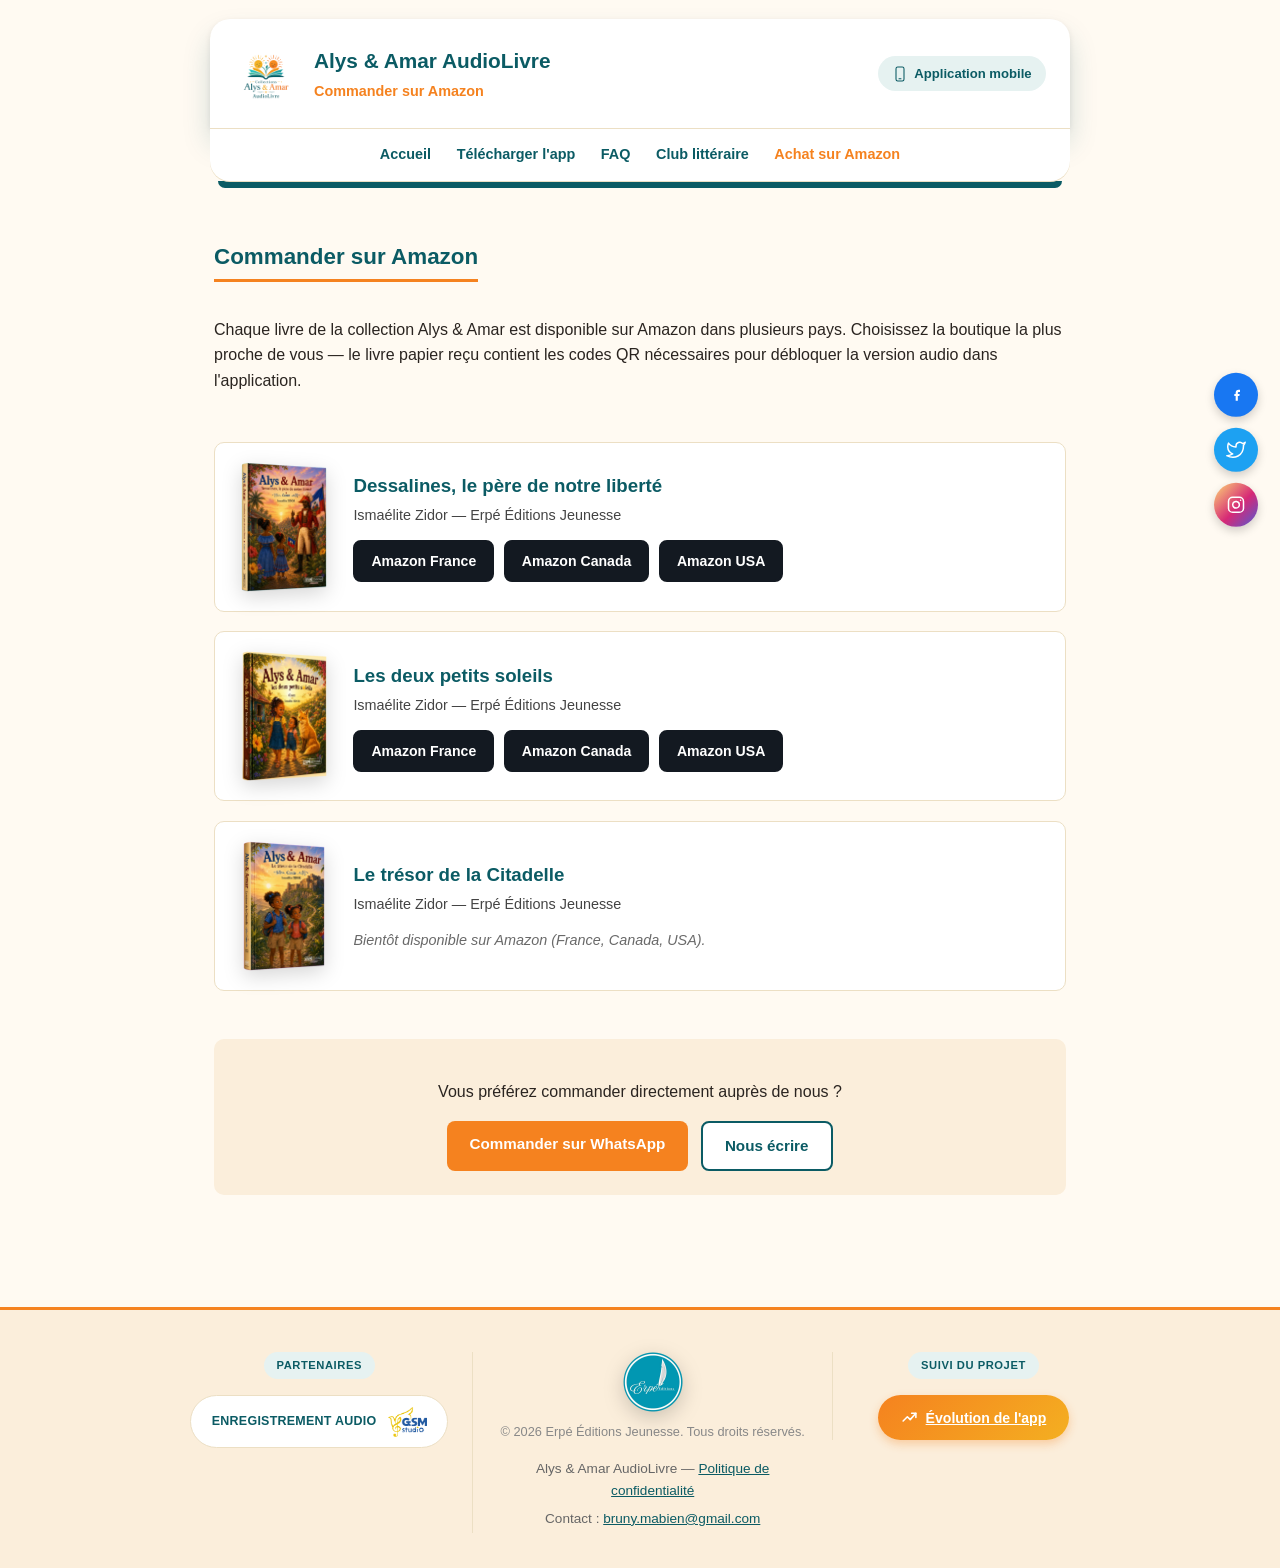
<file: commander.html>
<!DOCTYPE html>
<html lang="fr">
<head>
<meta charset="UTF-8">
<meta name="viewport" content="width=device-width, initial-scale=1.0">
<title>Commander sur Amazon — Alys &amp; Amar AudioLivre</title>
<meta name="description" content="Commandez les livres de la collection Alys & Amar sur Amazon France, Canada ou États-Unis.">
<link rel="canonical" href="https://alysamar.com/commander.html">
<link rel="icon" href="assets/icone-web.png">
<link rel="apple-touch-icon" href="assets/icone-web.png">
<link rel="stylesheet" href="style.css">

<!-- Partage social : REMPLACER l'URL ci-dessous par l'adresse réelle une fois le site en ligne -->
<meta property="og:type" content="website">
<meta property="og:site_name" content="Alys & Amar AudioLivre">
<meta property="og:locale" content="fr_FR">
<meta property="og:url" content="https://alysamar.com/commander.html">
<meta property="og:title" content="Commander sur Amazon — Alys & Amar AudioLivre">
<meta property="og:description" content="Commandez les livres de la collection Alys & Amar sur Amazon France, Canada ou États-Unis.">
<meta property="og:image" content="https://alysamar.com/assets/og-image.jpg">
<meta property="og:image:width" content="1200">
<meta property="og:image:height" content="630">

<meta name="twitter:card" content="summary_large_image">
<meta name="twitter:title" content="Commander sur Amazon — Alys & Amar AudioLivre">
<meta name="twitter:image" content="https://alysamar.com/assets/og-image.jpg">
</head>
<body>

<div class="site-top">
  <header>
    <div class="header-inner">
      <div class="brand">
        <img class="logo" src="assets/logo-web.png" alt="Alys & Amar AudioLivre">
        <div>
          <h1>Alys &amp; Amar AudioLivre</h1>
          <p class="tagline">Commander sur Amazon</p>
        </div>
      </div>
      <div class="app-badge">
        <svg viewBox="0 0 24 24" xmlns="http://www.w3.org/2000/svg">
          <rect x="6" y="1.5" width="12" height="21" rx="2.5" fill="none" stroke="currentColor" stroke-width="1.6"/>
          <line x1="10.5" y1="19" x2="13.5" y2="19" stroke="currentColor" stroke-width="1.6" stroke-linecap="round"/>
        </svg>
        <span>Application mobile</span>
      </div>
    </div>
  </header>
  <nav class="site-nav">
    <a href="index.html">Accueil</a>
    <a href="index.html#app">Télécharger l'app</a>
    <a href="index.html#faq">FAQ</a>
    <a href="club.html">Club littéraire</a>
    <a href="commander.html" class="site-nav-highlight">Achat sur Amazon</a>
  </nav>
</div>

<main>

  <section>
    <h2>Commander sur Amazon</h2>
    <p>
      Chaque livre de la collection Alys &amp; Amar est disponible sur Amazon dans
      plusieurs pays. Choisissez la boutique la plus proche de vous — le livre
      papier reçu contient les codes QR nécessaires pour débloquer la version audio
      dans l'application.
    </p>
  </section>

  <section>
    <div class="order-list">

      <div class="order-card">
        <img class="order-cover" src="assets/cover_livre1.webp" alt="Couverture — Dessalines, le père de notre liberté">
        <div class="order-info">
          <h3>Dessalines, le père de notre liberté</h3>
          <p>Ismaélite Zidor — Erpé Éditions Jeunesse</p>
          <div class="order-buttons">
            <a class="btn btn-amazon" href="https://www.amazon.fr/dp/B0HHSQSRHZ" target="_blank" rel="noopener">Amazon France</a>
            <a class="btn btn-amazon" href="https://www.amazon.ca/dp/B0HHSQSRHZ" target="_blank" rel="noopener">Amazon Canada</a>
            <a class="btn btn-amazon" href="https://www.amazon.com/dp/B0HHSQSRHZ" target="_blank" rel="noopener">Amazon USA</a>
          </div>
        </div>
      </div>

      <div class="order-card">
        <img class="order-cover" src="assets/cover_livre2.webp" alt="Couverture — Les deux petits soleils">
        <div class="order-info">
          <h3>Les deux petits soleils</h3>
          <p>Ismaélite Zidor — Erpé Éditions Jeunesse</p>
          <div class="order-buttons">
            <a class="btn btn-amazon" href="https://www.amazon.fr/dp/B0HHSM1W3K" target="_blank" rel="noopener">Amazon France</a>
            <a class="btn btn-amazon" href="https://www.amazon.ca/dp/B0HHSM1W3K" target="_blank" rel="noopener">Amazon Canada</a>
            <a class="btn btn-amazon" href="https://www.amazon.com/dp/B0HHSM1W3K" target="_blank" rel="noopener">Amazon USA</a>
          </div>
        </div>
      </div>

      <div class="order-card">
        <img class="order-cover" src="assets/cover_livre3.webp" alt="Couverture — Le trésor de la Citadelle">
        <div class="order-info">
          <h3>Le trésor de la Citadelle</h3>
          <p>Ismaélite Zidor — Erpé Éditions Jeunesse</p>
          <div class="order-buttons">
            <p style="margin:0;font-style:italic;opacity:.8;">Bientôt disponible sur Amazon (France, Canada, USA).</p>
          </div>
        </div>
      </div>

    </div>
  </section>

  <section>
    <div class="cta-box">
      <p>Vous préférez commander directement auprès de nous ?</p>
      <div class="cta-buttons">
        <a class="btn btn-primary" href="https://wa.me/50943005785">Commander sur WhatsApp</a>
        <a class="btn btn-secondary" href="mailto:bruny.mabien@gmail.com">Nous écrire</a>
      </div>
    </div>
  </section>

</main>

<footer>
  <div class="footer-grid">

    <div class="footer-col footer-col-partners">
      <p class="footer-col-title">Partenaires</p>
      <div class="partner-item">
        <p class="partner-label">Enregistrement audio</p>
        <img class="partner-logo" src="assets/partenaire-gsm-studio.png" alt="GSM Studio">
      </div>
    </div>

    <div class="footer-col footer-col-brand">
      <img class="erpe-logo" src="assets/logo-erpe.png" alt="Erpé Éditions Jeunesse">
      <p class="copyright">&copy; 2026 Erpé Éditions Jeunesse. Tous droits réservés.</p>
      <p>Alys &amp; Amar AudioLivre — <a href="confidentialite.html">Politique de confidentialité</a></p>
      <p>Contact : <a href="mailto:bruny.mabien@gmail.com">bruny.mabien@gmail.com</a></p>
    </div>

    <div class="footer-col footer-col-updates">
      <p class="footer-col-title">Suivi du projet</p>
      <a class="btn-updates" href="nouveautes.html">
        <svg viewBox="0 0 24 24" fill="none" stroke="#fff" stroke-width="2.2" stroke-linecap="round" stroke-linejoin="round" xmlns="http://www.w3.org/2000/svg">
          <polyline points="3 17 9 11 13 15 21 6"/>
          <polyline points="15 6 21 6 21 12"/>
        </svg>
        Évolution de l'app
      </a>
    </div>

  </div>
</footer>

<nav class="social-rail" aria-label="Partager sur les réseaux sociaux">
  <a id="share-fb" class="social-icon social-fb" href="#" target="_blank" rel="noopener" aria-label="Partager sur Facebook">
    <svg viewBox="0 0 24 24" xmlns="http://www.w3.org/2000/svg">
      <path d="M15 8.5h1.8V6h-1.8c-1.9 0-3.4 1.5-3.4 3.4V11H10v2.5h1.6V19h2.6v-5.5h1.8L16.4 11h-2.2V9.6c0-.6.4-1.1 1-1.1z" fill="#fff"/>
    </svg>
  </a>
  <a id="share-tw" class="social-icon social-tw" href="#" target="_blank" rel="noopener" aria-label="Partager sur Twitter">
    <svg viewBox="0 0 24 24" fill="none" stroke="#fff" stroke-width="1.8" stroke-linecap="round" stroke-linejoin="round" xmlns="http://www.w3.org/2000/svg">
      <path d="M23 3a10.9 10.9 0 0 1-3.14 1.53 4.48 4.48 0 0 0-7.86 3v1A10.66 10.66 0 0 1 3 4s-4 9 5 13a11.64 11.64 0 0 1-7 2c9 5 20 0 20-11.5a4.5 4.5 0 0 0-.08-.83A7.72 7.72 0 0 0 23 3z"/>
    </svg>
  </a>
  <a class="social-icon social-ig" href="https://www.instagram.com/brunymabien/" target="_blank" rel="noopener" aria-label="Suivre sur Instagram">
    <svg viewBox="0 0 24 24" fill="none" stroke="#fff" stroke-width="1.8" stroke-linecap="round" stroke-linejoin="round" xmlns="http://www.w3.org/2000/svg">
      <rect x="3" y="3" width="18" height="18" rx="5"/>
      <path d="M16 11.37A4 4 0 1 1 12.63 8 4 4 0 0 1 16 11.37z"/>
      <line x1="17.5" y1="6.5" x2="17.51" y2="6.5"/>
    </svg>
  </a>
</nav>

<button type="button" class="back-to-top" id="backToTop" aria-label="Revenir en haut de la page">
  <svg viewBox="0 0 24 24" fill="none" stroke="currentColor" stroke-width="2.2" stroke-linecap="round" stroke-linejoin="round" xmlns="http://www.w3.org/2000/svg">
    <line x1="12" y1="19" x2="12" y2="5"/>
    <polyline points="6 11 12 5 18 11"/>
  </svg>
</button>

<script>
  (function () {
    var url = encodeURIComponent(window.location.href);
    var title = encodeURIComponent(document.title);
    var fb = document.getElementById('share-fb');
    var tw = document.getElementById('share-tw');
    if (fb) fb.href = 'https://www.facebook.com/sharer/sharer.php?u=' + url;
    if (tw) tw.href = 'https://twitter.com/intent/tweet?url=' + url + '&text=' + title;
  })();

  // Bouton "revenir en haut"
  (function () {
    var btn = document.getElementById('backToTop');
    if (!btn) return;
    function toggle() {
      if (window.scrollY > 400) btn.classList.add('visible');
      else btn.classList.remove('visible');
    }
    window.addEventListener('scroll', toggle, { passive: true });
    toggle();
    btn.addEventListener('click', function () {
      window.scrollTo({ top: 0, behavior: 'smooth' });
    });
  })();
</script>

</body>
</html>
</file>
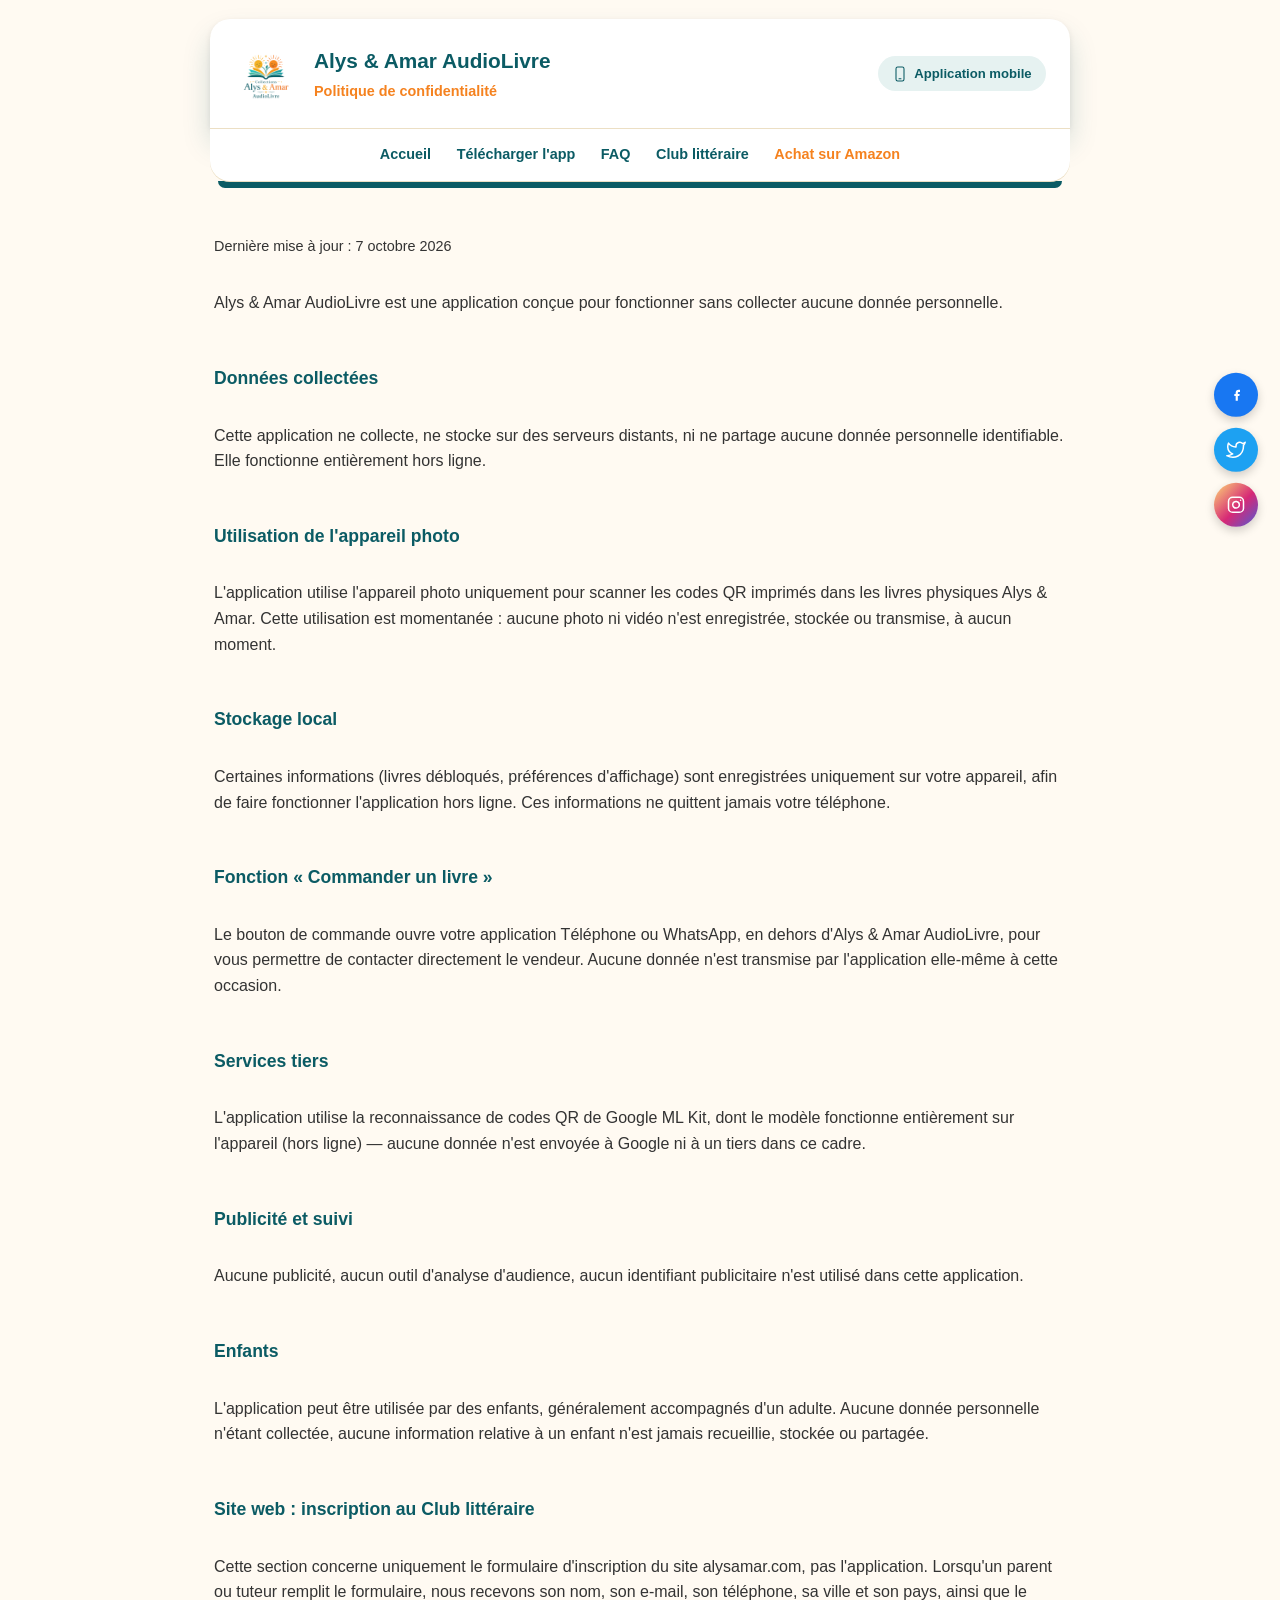
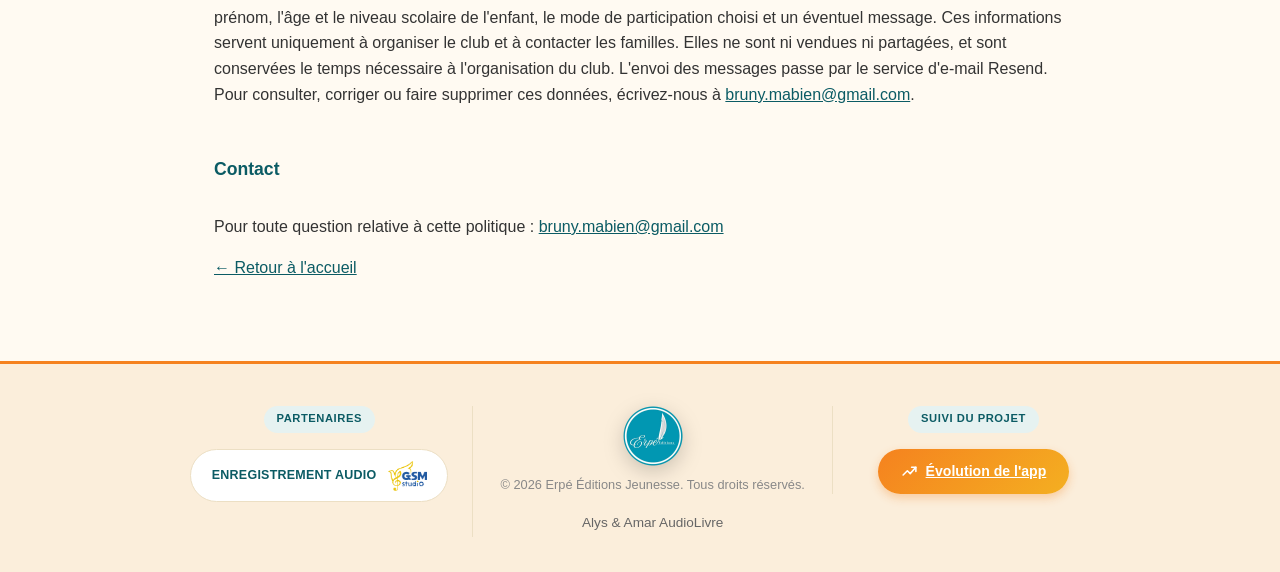
<file: confidentialite.html>
<!DOCTYPE html>
<html lang="fr">
<head>
<meta charset="UTF-8">
<meta name="viewport" content="width=device-width, initial-scale=1.0">
<title>Politique de confidentialité — Alys &amp; Amar AudioLivre</title>
<meta name="description" content="Politique de confidentialité d'Alys & Amar AudioLivre : aucune donnée personnelle collectée, aucune publicité, fonctionnement entièrement hors ligne.">
<link rel="canonical" href="https://alysamar.com/confidentialite.html">
<link rel="icon" href="assets/icone-web.png">
<link rel="apple-touch-icon" href="assets/icone-web.png">
<link rel="stylesheet" href="style.css">

<!-- Partage social : REMPLACER l'URL ci-dessous par l'adresse réelle une fois le site en ligne -->
<meta property="og:type" content="website">
<meta property="og:site_name" content="Alys & Amar AudioLivre">
<meta property="og:locale" content="fr_FR">
<meta property="og:url" content="https://alysamar.com/confidentialite.html">
<meta property="og:title" content="Politique de confidentialité — Alys & Amar AudioLivre">
<meta property="og:description" content="Aucune donnée personnelle collectée, aucune publicité, fonctionnement entièrement hors ligne.">
<meta property="og:image" content="https://alysamar.com/assets/og-image.jpg">
<meta property="og:image:width" content="1200">
<meta property="og:image:height" content="630">

<meta name="twitter:card" content="summary_large_image">
<meta name="twitter:title" content="Politique de confidentialité — Alys & Amar AudioLivre">
<meta name="twitter:image" content="https://alysamar.com/assets/og-image.jpg">
</head>
<body>

<div class="site-top">
  <header>
    <div class="header-inner">
      <div class="brand">
        <img class="logo" src="assets/logo-web.png" alt="Alys & Amar AudioLivre">
        <div>
          <h1>Alys &amp; Amar AudioLivre</h1>
          <p class="tagline">Politique de confidentialité</p>
        </div>
      </div>
      <div class="app-badge">
        <svg viewBox="0 0 24 24" xmlns="http://www.w3.org/2000/svg">
          <rect x="6" y="1.5" width="12" height="21" rx="2.5" fill="none" stroke="currentColor" stroke-width="1.6"/>
          <line x1="10.5" y1="19" x2="13.5" y2="19" stroke="currentColor" stroke-width="1.6" stroke-linecap="round"/>
        </svg>
        <span>Application mobile</span>
      </div>
    </div>
  </header>
  <nav class="site-nav">
    <a href="index.html">Accueil</a>
    <a href="index.html#app">Télécharger l'app</a>
    <a href="index.html#faq">FAQ</a>
    <a href="club.html">Club littéraire</a>
    <a href="commander.html" class="site-nav-highlight">Achat sur Amazon</a>
  </nav>
</div>

<main class="policy">

  <p class="meta">Dernière mise à jour : 7 octobre 2026</p>

  <p>
    Alys &amp; Amar AudioLivre est une application conçue pour fonctionner sans
    collecter aucune donnée personnelle.
  </p>

  <h2>Données collectées</h2>
  <p>
    Cette application ne collecte, ne stocke sur des serveurs distants, ni ne
    partage aucune donnée personnelle identifiable. Elle fonctionne entièrement
    hors ligne.
  </p>

  <h2>Utilisation de l'appareil photo</h2>
  <p>
    L'application utilise l'appareil photo uniquement pour scanner les codes QR
    imprimés dans les livres physiques Alys &amp; Amar. Cette utilisation est
    momentanée : aucune photo ni vidéo n'est enregistrée, stockée ou transmise,
    à aucun moment.
  </p>

  <h2>Stockage local</h2>
  <p>
    Certaines informations (livres débloqués, préférences d'affichage) sont
    enregistrées uniquement sur votre appareil, afin de faire fonctionner
    l'application hors ligne. Ces informations ne quittent jamais votre
    téléphone.
  </p>

  <h2>Fonction « Commander un livre »</h2>
  <p>
    Le bouton de commande ouvre votre application Téléphone ou WhatsApp, en
    dehors d'Alys &amp; Amar AudioLivre, pour vous permettre de contacter
    directement le vendeur. Aucune donnée n'est transmise par l'application
    elle-même à cette occasion.
  </p>

  <h2>Services tiers</h2>
  <p>
    L'application utilise la reconnaissance de codes QR de Google ML Kit, dont
    le modèle fonctionne entièrement sur l'appareil (hors ligne) — aucune
    donnée n'est envoyée à Google ni à un tiers dans ce cadre.
  </p>

  <h2>Publicité et suivi</h2>
  <p>
    Aucune publicité, aucun outil d'analyse d'audience, aucun identifiant
    publicitaire n'est utilisé dans cette application.
  </p>

  <h2>Enfants</h2>
  <p>
    L'application peut être utilisée par des enfants, généralement accompagnés
    d'un adulte. Aucune donnée personnelle n'étant collectée, aucune
    information relative à un enfant n'est jamais recueillie, stockée ou
    partagée.
  </p>

  <h2 id="club">Site web : inscription au Club littéraire</h2>
  <p>
    Cette section concerne uniquement le formulaire d'inscription du site
    alysamar.com, pas l'application. Lorsqu'un parent ou tuteur remplit le
    formulaire, nous recevons son nom, son e-mail, son téléphone, sa ville et son
    pays, ainsi que le prénom, l'âge et le niveau scolaire de l'enfant, le mode de
    participation choisi et un éventuel message. Ces informations servent
    uniquement à organiser le club et à contacter les familles. Elles ne sont ni
    vendues ni partagées, et sont conservées le temps nécessaire à l'organisation
    du club. L'envoi des messages passe par le service d'e-mail Resend. Pour
    consulter, corriger ou faire supprimer ces données, écrivez-nous à
    <a href="mailto:bruny.mabien@gmail.com">bruny.mabien@gmail.com</a>.
  </p>

  <h2>Contact</h2>
  <p>
    Pour toute question relative à cette politique :
    <a href="mailto:bruny.mabien@gmail.com">bruny.mabien@gmail.com</a>
  </p>

  <p><a href="index.html">&larr; Retour à l'accueil</a></p>

</main>

<footer>
  <div class="footer-grid">

    <div class="footer-col footer-col-partners">
      <p class="footer-col-title">Partenaires</p>
      <div class="partner-item">
        <p class="partner-label">Enregistrement audio</p>
        <img class="partner-logo" src="assets/partenaire-gsm-studio.png" alt="GSM Studio">
      </div>
    </div>

    <div class="footer-col footer-col-brand">
      <img class="erpe-logo" src="assets/logo-erpe.png" alt="Erpé Éditions Jeunesse">
      <p class="copyright">&copy; 2026 Erpé Éditions Jeunesse. Tous droits réservés.</p>
      <p>Alys &amp; Amar AudioLivre</p>
    </div>

    <div class="footer-col footer-col-updates">
      <p class="footer-col-title">Suivi du projet</p>
      <a class="btn-updates" href="nouveautes.html">
        <svg viewBox="0 0 24 24" fill="none" stroke="#fff" stroke-width="2.2" stroke-linecap="round" stroke-linejoin="round" xmlns="http://www.w3.org/2000/svg">
          <polyline points="3 17 9 11 13 15 21 6"/>
          <polyline points="15 6 21 6 21 12"/>
        </svg>
        Évolution de l'app
      </a>
    </div>

  </div>
</footer>

<nav class="social-rail" aria-label="Partager sur les réseaux sociaux">
  <a id="share-fb" class="social-icon social-fb" href="#" target="_blank" rel="noopener" aria-label="Partager sur Facebook">
    <svg viewBox="0 0 24 24" xmlns="http://www.w3.org/2000/svg">
      <path d="M15 8.5h1.8V6h-1.8c-1.9 0-3.4 1.5-3.4 3.4V11H10v2.5h1.6V19h2.6v-5.5h1.8L16.4 11h-2.2V9.6c0-.6.4-1.1 1-1.1z" fill="#fff"/>
    </svg>
  </a>
  <a id="share-tw" class="social-icon social-tw" href="#" target="_blank" rel="noopener" aria-label="Partager sur Twitter">
    <svg viewBox="0 0 24 24" fill="none" stroke="#fff" stroke-width="1.8" stroke-linecap="round" stroke-linejoin="round" xmlns="http://www.w3.org/2000/svg">
      <path d="M23 3a10.9 10.9 0 0 1-3.14 1.53 4.48 4.48 0 0 0-7.86 3v1A10.66 10.66 0 0 1 3 4s-4 9 5 13a11.64 11.64 0 0 1-7 2c9 5 20 0 20-11.5a4.5 4.5 0 0 0-.08-.83A7.72 7.72 0 0 0 23 3z"/>
    </svg>
  </a>
  <a class="social-icon social-ig" href="https://www.instagram.com/brunymabien/" target="_blank" rel="noopener" aria-label="Suivre sur Instagram">
    <svg viewBox="0 0 24 24" fill="none" stroke="#fff" stroke-width="1.8" stroke-linecap="round" stroke-linejoin="round" xmlns="http://www.w3.org/2000/svg">
      <rect x="3" y="3" width="18" height="18" rx="5"/>
      <path d="M16 11.37A4 4 0 1 1 12.63 8 4 4 0 0 1 16 11.37z"/>
      <line x1="17.5" y1="6.5" x2="17.51" y2="6.5"/>
    </svg>
  </a>
</nav>

<button type="button" class="back-to-top" id="backToTop" aria-label="Revenir en haut de la page">
  <svg viewBox="0 0 24 24" fill="none" stroke="currentColor" stroke-width="2.2" stroke-linecap="round" stroke-linejoin="round" xmlns="http://www.w3.org/2000/svg">
    <line x1="12" y1="19" x2="12" y2="5"/>
    <polyline points="6 11 12 5 18 11"/>
  </svg>
</button>

<script>
  (function () {
    var url = encodeURIComponent(window.location.href);
    var title = encodeURIComponent(document.title);
    var fb = document.getElementById('share-fb');
    var tw = document.getElementById('share-tw');
    if (fb) fb.href = 'https://www.facebook.com/sharer/sharer.php?u=' + url;
    if (tw) tw.href = 'https://twitter.com/intent/tweet?url=' + url + '&text=' + title;
  })();

  // Bouton "revenir en haut"
  (function () {
    var btn = document.getElementById('backToTop');
    if (!btn) return;
    function toggle() {
      if (window.scrollY > 400) btn.classList.add('visible');
      else btn.classList.remove('visible');
    }
    window.addEventListener('scroll', toggle, { passive: true });
    toggle();
    btn.addEventListener('click', function () {
      window.scrollTo({ top: 0, behavior: 'smooth' });
    });
  })();
</script>

</body>
</html>
</file>
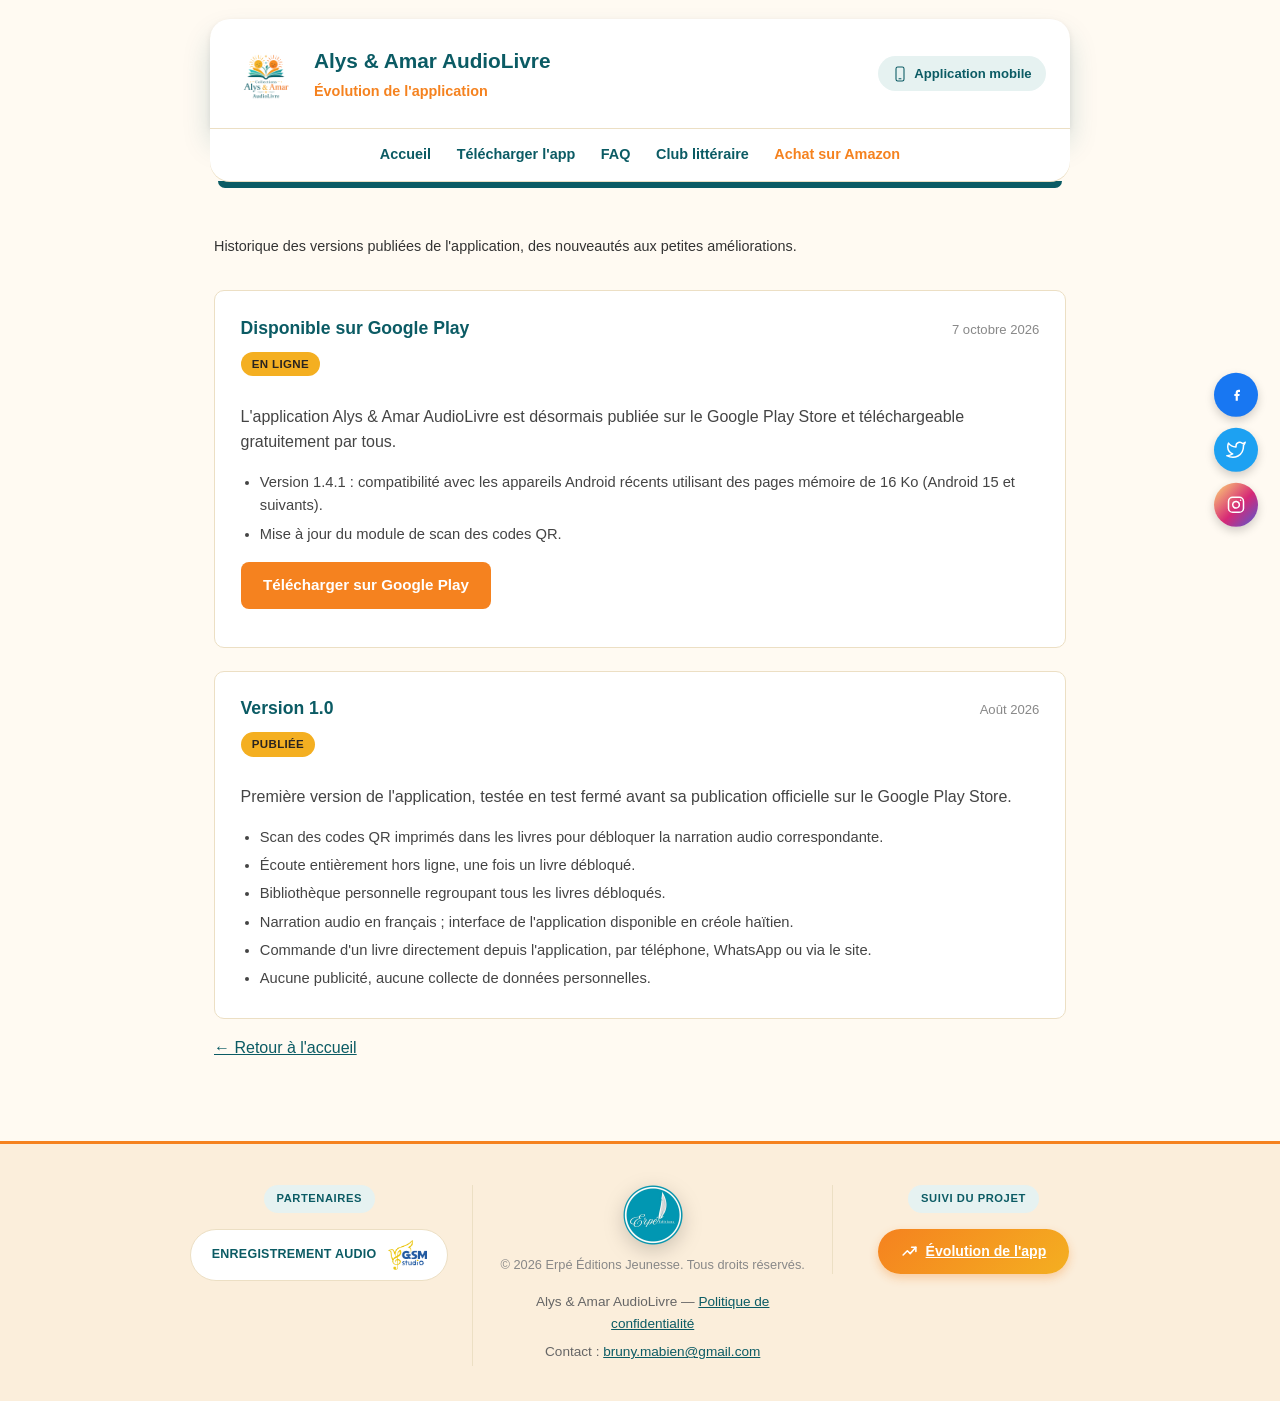
<file: nouveautes.html>
<!DOCTYPE html>
<html lang="fr">
<head>
<meta charset="UTF-8">
<meta name="viewport" content="width=device-width, initial-scale=1.0">
<title>Évolution de l'app — Alys &amp; Amar AudioLivre</title>
<meta name="description" content="Historique des versions d'Alys & Amar AudioLivre : nouveautés, améliorations et évolutions de l'application.">
<link rel="canonical" href="https://alysamar.com/nouveautes.html">
<link rel="icon" href="assets/icone-web.png">
<link rel="apple-touch-icon" href="assets/icone-web.png">
<link rel="stylesheet" href="style.css">

<!-- Partage social : REMPLACER l'URL ci-dessous par l'adresse réelle une fois le site en ligne -->
<meta property="og:type" content="website">
<meta property="og:site_name" content="Alys & Amar AudioLivre">
<meta property="og:locale" content="fr_FR">
<meta property="og:url" content="https://alysamar.com/nouveautes.html">
<meta property="og:title" content="Évolution de l'app — Alys & Amar AudioLivre">
<meta property="og:description" content="Historique des versions d'Alys & Amar AudioLivre : nouveautés, améliorations et évolutions de l'application.">
<meta property="og:image" content="https://alysamar.com/assets/og-image.jpg">
<meta property="og:image:width" content="1200">
<meta property="og:image:height" content="630">

<meta name="twitter:card" content="summary_large_image">
<meta name="twitter:title" content="Évolution de l'app — Alys & Amar AudioLivre">
<meta name="twitter:image" content="https://alysamar.com/assets/og-image.jpg">
</head>
<body>

<div class="site-top">
  <header>
    <div class="header-inner">
      <div class="brand">
        <img class="logo" src="assets/logo-web.png" alt="Alys & Amar AudioLivre">
        <div>
          <h1>Alys &amp; Amar AudioLivre</h1>
          <p class="tagline">Évolution de l'application</p>
        </div>
      </div>
      <div class="app-badge">
        <svg viewBox="0 0 24 24" xmlns="http://www.w3.org/2000/svg">
          <rect x="6" y="1.5" width="12" height="21" rx="2.5" fill="none" stroke="currentColor" stroke-width="1.6"/>
          <line x1="10.5" y1="19" x2="13.5" y2="19" stroke="currentColor" stroke-width="1.6" stroke-linecap="round"/>
        </svg>
        <span>Application mobile</span>
      </div>
    </div>
  </header>
  <nav class="site-nav">
    <a href="index.html">Accueil</a>
    <a href="index.html#app">Télécharger l'app</a>
    <a href="index.html#faq">FAQ</a>
    <a href="club.html">Club littéraire</a>
    <a href="commander.html" class="site-nav-highlight">Achat sur Amazon</a>
  </nav>
</div>

<main class="policy">

  <p class="meta">Historique des versions publiées de l'application, des nouveautés aux petites améliorations.</p>

  <div class="version-list">

    <article class="version-item">
      <div class="version-head">
        <h2>Disponible sur Google Play</h2>
        <span class="version-date">7 octobre 2026</span>
      </div>
      <span class="version-status status-live">En ligne</span>
      <p>
        L'application Alys &amp; Amar AudioLivre est désormais publiée sur le
        Google Play Store et téléchargeable gratuitement par tous.
      </p>
      <ul>
        <li>Version 1.4.1 : compatibilité avec les appareils Android récents utilisant des pages mémoire de 16 Ko (Android 15 et suivants).</li>
        <li>Mise à jour du module de scan des codes QR.</li>
      </ul>
      <p><a class="btn btn-primary" href="https://play.google.com/store/apps/details?id=com.alysamar.audiolivre" target="_blank" rel="noopener">Télécharger sur Google Play</a></p>
    </article>


    <article class="version-item">
      <div class="version-head">
        <h2>Version 1.0</h2>
        <span class="version-date">Août 2026</span>
      </div>
      <span class="version-status status-live">Publiée</span>
      <p>
        Première version de l'application, testée en test fermé avant sa
        publication officielle sur le Google Play Store.
      </p>
      <ul>
        <li>Scan des codes QR imprimés dans les livres pour débloquer la narration audio correspondante.</li>
        <li>Écoute entièrement hors ligne, une fois un livre débloqué.</li>
        <li>Bibliothèque personnelle regroupant tous les livres débloqués.</li>
        <li>Narration audio en français ; interface de l'application disponible en créole haïtien.</li>
        <li>Commande d'un livre directement depuis l'application, par téléphone, WhatsApp ou via le site.</li>
        <li>Aucune publicité, aucune collecte de données personnelles.</li>
      </ul>
    </article>

  </div>

  <p><a href="index.html">&larr; Retour à l'accueil</a></p>

</main>

<footer>
  <div class="footer-grid">

    <div class="footer-col footer-col-partners">
      <p class="footer-col-title">Partenaires</p>
      <div class="partner-item">
        <p class="partner-label">Enregistrement audio</p>
        <img class="partner-logo" src="assets/partenaire-gsm-studio.png" alt="GSM Studio">
      </div>
    </div>

    <div class="footer-col footer-col-brand">
      <img class="erpe-logo" src="assets/logo-erpe.png" alt="Erpé Éditions Jeunesse">
      <p class="copyright">&copy; 2026 Erpé Éditions Jeunesse. Tous droits réservés.</p>
      <p>Alys &amp; Amar AudioLivre — <a href="confidentialite.html">Politique de confidentialité</a></p>
      <p>Contact : <a href="mailto:bruny.mabien@gmail.com">bruny.mabien@gmail.com</a></p>
    </div>

    <div class="footer-col footer-col-updates">
      <p class="footer-col-title">Suivi du projet</p>
      <a class="btn-updates" href="nouveautes.html">
        <svg viewBox="0 0 24 24" fill="none" stroke="#fff" stroke-width="2.2" stroke-linecap="round" stroke-linejoin="round" xmlns="http://www.w3.org/2000/svg">
          <polyline points="3 17 9 11 13 15 21 6"/>
          <polyline points="15 6 21 6 21 12"/>
        </svg>
        Évolution de l'app
      </a>
    </div>

  </div>
</footer>

<nav class="social-rail" aria-label="Partager sur les réseaux sociaux">
  <a id="share-fb" class="social-icon social-fb" href="#" target="_blank" rel="noopener" aria-label="Partager sur Facebook">
    <svg viewBox="0 0 24 24" xmlns="http://www.w3.org/2000/svg">
      <path d="M15 8.5h1.8V6h-1.8c-1.9 0-3.4 1.5-3.4 3.4V11H10v2.5h1.6V19h2.6v-5.5h1.8L16.4 11h-2.2V9.6c0-.6.4-1.1 1-1.1z" fill="#fff"/>
    </svg>
  </a>
  <a id="share-tw" class="social-icon social-tw" href="#" target="_blank" rel="noopener" aria-label="Partager sur Twitter">
    <svg viewBox="0 0 24 24" fill="none" stroke="#fff" stroke-width="1.8" stroke-linecap="round" stroke-linejoin="round" xmlns="http://www.w3.org/2000/svg">
      <path d="M23 3a10.9 10.9 0 0 1-3.14 1.53 4.48 4.48 0 0 0-7.86 3v1A10.66 10.66 0 0 1 3 4s-4 9 5 13a11.64 11.64 0 0 1-7 2c9 5 20 0 20-11.5a4.5 4.5 0 0 0-.08-.83A7.72 7.72 0 0 0 23 3z"/>
    </svg>
  </a>
  <a class="social-icon social-ig" href="https://www.instagram.com/brunymabien/" target="_blank" rel="noopener" aria-label="Suivre sur Instagram">
    <svg viewBox="0 0 24 24" fill="none" stroke="#fff" stroke-width="1.8" stroke-linecap="round" stroke-linejoin="round" xmlns="http://www.w3.org/2000/svg">
      <rect x="3" y="3" width="18" height="18" rx="5"/>
      <path d="M16 11.37A4 4 0 1 1 12.63 8 4 4 0 0 1 16 11.37z"/>
      <line x1="17.5" y1="6.5" x2="17.51" y2="6.5"/>
    </svg>
  </a>
</nav>

<button type="button" class="back-to-top" id="backToTop" aria-label="Revenir en haut de la page">
  <svg viewBox="0 0 24 24" fill="none" stroke="currentColor" stroke-width="2.2" stroke-linecap="round" stroke-linejoin="round" xmlns="http://www.w3.org/2000/svg">
    <line x1="12" y1="19" x2="12" y2="5"/>
    <polyline points="6 11 12 5 18 11"/>
  </svg>
</button>

<script>
  (function () {
    var url = encodeURIComponent(window.location.href);
    var title = encodeURIComponent(document.title);
    var fb = document.getElementById('share-fb');
    var tw = document.getElementById('share-tw');
    if (fb) fb.href = 'https://www.facebook.com/sharer/sharer.php?u=' + url;
    if (tw) tw.href = 'https://twitter.com/intent/tweet?url=' + url + '&text=' + title;
  })();

  // Bouton "revenir en haut"
  (function () {
    var btn = document.getElementById('backToTop');
    if (!btn) return;
    function toggle() {
      if (window.scrollY > 400) btn.classList.add('visible');
      else btn.classList.remove('visible');
    }
    window.addEventListener('scroll', toggle, { passive: true });
    toggle();
    btn.addEventListener('click', function () {
      window.scrollTo({ top: 0, behavior: 'smooth' });
    });
  })();
</script>

</body>
</html>
</file>
<file: style.css>
:root {
  --teal: #0b5b64;
  --teal-soft: #e6f2f1;
  --orange: #f5821f;
  --amber: #f4af21;
  --encre: #2a2420;
  --papier: #fffaf2;
  --papier-fonce: #fbeedb;
  --bordure: #ecdfc4;
}

* { box-sizing: border-box; }

html {
  scroll-behavior: smooth;
  scroll-padding-top: 175px;
}

@media (prefers-reduced-motion: reduce) {
  html { scroll-behavior: auto; }
}

body {
  margin: 0;
  font-family: -apple-system, BlinkMacSystemFont, "Segoe UI", Roboto, Helvetica, Arial, sans-serif;
  color: var(--encre);
  background: var(--papier);
  line-height: 1.6;
}

a { color: var(--teal); }

.site-top {
  position: sticky;
  top: 12px;
  z-index: 100;
  max-width: 860px;
  margin: 1.2rem auto 0;
  transform-style: preserve-3d;
  transition: transform 0.35s ease, box-shadow 0.35s ease;
}

.site-top::after {
  content: "";
  position: absolute;
  left: 8px;
  right: 8px;
  bottom: -7px;
  height: 7px;
  background: var(--teal);
  border-radius: 0 0 16px 16px;
  z-index: -1;
}

.site-top:hover {
  transform: perspective(1000px) rotateX(2.5deg) translateY(-2px);
}

header {
  background: #ffffff;
  color: var(--encre);
  padding: 1.4rem 1.5rem;
  border-radius: 20px 20px 0 0;
  box-shadow:
    0 1px 0 var(--bordure),
    0 2px 6px rgba(0, 0, 0, 0.08),
    0 16px 28px rgba(11, 91, 100, 0.18);
}

.site-nav {
  background: #ffffff;
  border-top: 1px solid var(--bordure);
  border-radius: 0 0 20px 20px;
  display: flex;
  justify-content: center;
  flex-wrap: wrap;
  gap: 1.6rem;
  padding: 0.7rem 1.5rem;
  box-shadow: 0 1px 0 var(--bordure);
}

.site-nav a {
  color: var(--teal);
  font-weight: 600;
  font-size: 0.9rem;
  text-decoration: none;
  padding: 0.2rem 0;
}

.site-nav a:hover {
  text-decoration: underline;
}

.site-nav a.site-nav-highlight {
  color: var(--orange);
}

@media (max-width: 640px) {
  .site-nav {
    display: grid;
    grid-template-columns: repeat(2, 1fr);
    gap: 0.5rem 0.5rem;
    padding: 0.6rem 1rem;
  }

  .site-nav a {
    text-align: center;
    padding: 0.5rem 0.3rem;
    border-radius: 8px;
  }

  .site-nav a:not(:last-child) {
    border-bottom: 1px solid var(--bordure);
  }

  .site-nav a:nth-last-child(2) {
    border-bottom: none;
  }

  .site-nav a:hover {
    text-decoration: none;
    background: var(--teal-soft);
  }
}

.site-nav a.active {
  position: relative;
}

.site-nav a.active::after {
  content: "";
  position: absolute;
  left: 0;
  right: 0;
  bottom: -4px;
  height: 3px;
  border-radius: 2px;
  background: currentColor;
}

.back-to-top {
  position: fixed;
  left: 22px;
  bottom: 22px;
  width: 44px;
  height: 44px;
  border-radius: 50%;
  border: none;
  background: var(--teal);
  color: #fff;
  display: flex;
  align-items: center;
  justify-content: center;
  cursor: pointer;
  box-shadow: 0 4px 10px rgba(0, 0, 0, 0.2);
  opacity: 0;
  transform: translateY(10px);
  pointer-events: none;
  transition: opacity 0.25s ease, transform 0.25s ease, background 0.2s ease;
  z-index: 90;
}

.back-to-top.visible {
  opacity: 1;
  transform: translateY(0);
  pointer-events: auto;
}

.back-to-top:hover {
  background: var(--orange);
}

.back-to-top svg {
  width: 20px;
  height: 20px;
}

@media (max-width: 700px) {
  .back-to-top {
    left: 14px;
    bottom: 16px;
    width: 40px;
    height: 40px;
  }
}

header .header-inner {
  max-width: 900px;
  margin: 0 auto;
  display: flex;
  align-items: center;
  justify-content: space-between;
  flex-wrap: wrap;
  gap: 0.8rem;
}

header .brand {
  display: flex;
  align-items: center;
  gap: 1rem;
}

header img.logo {
  height: 64px;
  width: auto;
}

.app-badge {
  display: flex;
  align-items: center;
  gap: 0.4rem;
  background: var(--teal-soft);
  color: var(--teal);
  padding: 0.45rem 0.9rem;
  border-radius: 999px;
  font-size: 0.82rem;
  font-weight: 700;
  white-space: nowrap;
}

.app-badge svg {
  width: 16px;
  height: 16px;
}

header h1 {
  font-size: 1.3rem;
  margin: 0;
  font-weight: 700;
  color: var(--teal);
}

header p.tagline {
  margin: 0.2rem 0 0;
  font-size: 0.9rem;
  color: var(--orange);
  font-weight: 600;
}

main {
  max-width: 900px;
  margin: 0 auto;
  padding: 2.5rem 1.5rem 4rem;
}

section { margin-bottom: 3rem; }

h2 {
  color: var(--teal);
  border-bottom: 3px solid var(--orange);
  display: inline-block;
  padding-bottom: 0.25rem;
  font-size: 1.4rem;
}

.hero {
  text-align: center;
  padding: 2rem 0 1rem;
}

.hero p.lead {
  font-size: 1.15rem;
  max-width: 640px;
  margin: 1rem auto 0;
  color: #333;
}

.steps {
  display: grid;
  grid-template-columns: repeat(auto-fit, minmax(200px, 1fr));
  gap: 1.2rem;
  margin-top: 1.5rem;
}

.step {
  background: var(--papier-fonce);
  border-radius: 10px;
  padding: 1.2rem;
  text-align: center;
}

.step .num {
  display: inline-block;
  background: var(--orange);
  color: white;
  border-radius: 50%;
  width: 28px;
  height: 28px;
  line-height: 28px;
  font-weight: 700;
  margin-bottom: 0.6rem;
}

.badge-offline {
  display: inline-block;
  margin-top: 1rem;
  background: var(--amber);
  color: var(--encre);
  padding: 0.35rem 0.9rem;
  border-radius: 999px;
  font-size: 0.85rem;
  font-weight: 600;
}

.mockup-3d {
  display: flex;
  flex-direction: column;
  align-items: center;
  margin: 2.2rem auto 0.5rem;
}

.scene {
  --carousel-radius: 115px;
  width: 170px;
  height: 230px;
  perspective: 650px;
  position: relative;
}

.carousel {
  position: relative;
  width: 100%;
  height: 100%;
  transform-style: preserve-3d;
  animation: spin360 16s linear infinite;
}

.mockup-3d:hover .carousel,
.mockup-3d:focus-within .carousel {
  animation-play-state: paused;
}

@keyframes spin360 {
  from { transform: rotateY(0deg); }
  to { transform: rotateY(360deg); }
}

.carousel-face {
  position: absolute;
  inset: 0;
  display: flex;
  flex-direction: column;
  align-items: center;
  justify-content: center;
  gap: 0.7rem;
  backface-visibility: hidden;
  border-radius: 14px;
  padding: 0.5rem;
}

.face-book,
.face-audio {
  background: var(--papier-fonce);
  border: 1px solid var(--bordure);
  box-shadow:
    inset 14px 0 16px -14px rgba(0, 0, 0, 0.3),
    inset -14px 0 16px -14px rgba(0, 0, 0, 0.3);
}

.face-book  { transform: rotateY(0deg)   translateZ(var(--carousel-radius)); }
.face-phone { transform: rotateY(120deg) translateZ(var(--carousel-radius)); }
.face-audio { transform: rotateY(240deg) translateZ(var(--carousel-radius)); }

.carousel-face svg {
  width: 84px;
  height: auto;
}

.carousel-arrow {
  position: absolute;
  inset: 0;
  display: flex;
  align-items: center;
  justify-content: center;
  backface-visibility: hidden;
  pointer-events: none;
}

.carousel-arrow svg {
  width: 30px;
  height: 30px;
  opacity: 0.85;
}

.cylinder-shadow {
  width: 150px;
  height: 26px;
  margin: 0.4rem auto 0;
  border-radius: 50%;
  background: radial-gradient(ellipse at center, rgba(42, 36, 32, 0.22) 0%, rgba(42, 36, 32, 0) 72%);
}

.face-caption {
  font-size: 0.78rem;
  color: var(--teal);
  font-weight: 600;
  text-align: center;
}

.phone-frame {
  width: 96px;
  height: 196px;
  background: var(--encre);
  border-radius: 18px;
  padding: 6px;
  position: relative;
  box-shadow: 0 10px 18px rgba(0, 0, 0, 0.25);
}

.phone-notch {
  position: absolute;
  top: 4px;
  left: 50%;
  transform: translateX(-50%);
  width: 28px;
  height: 5px;
  border-radius: 3px;
  background: #000;
  z-index: 2;
}

.phone-screen {
  width: 100%;
  height: 100%;
  object-fit: cover;
  border-radius: 11px;
  display: block;
}

@media (prefers-reduced-motion: reduce) {
  .carousel {
    animation: none;
    transform: rotateY(0deg);
  }
}

@media (max-width: 480px) {
  .scene { --carousel-radius: 95px; width: 150px; height: 210px; }
}

.audio-box {
  background: var(--papier-fonce);
  border: 1px solid var(--bordure);
  border-radius: 10px;
  padding: 1.5rem;
  text-align: center;
}

.audio-box .audio-title {
  font-weight: 700;
  color: var(--teal);
  margin: 0.2rem 0 1rem;
}

.audio-box audio {
  width: 100%;
  max-width: 420px;
}

.books {
  display: grid;
  grid-template-columns: repeat(auto-fit, minmax(240px, 1fr));
  gap: 1.2rem;
}

.book-card {
  border: 1px solid var(--bordure);
  border-radius: 10px;
  padding: 1.2rem;
  background: white;
}

.book-card img.cover {
  width: 100%;
  height: 260px;
  object-fit: contain;
  margin-bottom: 0.8rem;
  display: block;
  filter: drop-shadow(0 8px 12px rgba(0, 0, 0, 0.18));
}

.book-card h3 {
  margin: 0 0 0.4rem;
  color: var(--teal);
  font-size: 1.05rem;
}

.book-card p {
  margin: 0.2rem 0;
  font-size: 0.92rem;
  color: #444;
}

.cta-box {
  background: var(--papier-fonce);
  border-radius: 10px;
  padding: 1.5rem;
  text-align: center;
}

.cta-buttons {
  display: flex;
  flex-wrap: wrap;
  gap: 0.8rem;
  justify-content: center;
  margin-top: 1rem;
}

.btn {
  display: inline-block;
  padding: 0.7rem 1.4rem;
  border-radius: 8px;
  text-decoration: none;
  font-weight: 600;
  font-size: 0.95rem;
}

.btn-primary {
  background: var(--orange);
  color: white;
}

.btn-secondary {
  background: white;
  color: var(--teal);
  border: 2px solid var(--teal);
}

.btn-amazon {
  background: #131921;
  color: #ffffff;
  border: 2px solid #131921;
}

.btn-amazon:hover {
  background: #232f3e;
  border-color: #232f3e;
}

.faq-list {
  display: flex;
  flex-direction: column;
  gap: 0.7rem;
}

.faq-item {
  background: white;
  border: 1px solid var(--bordure);
  border-radius: 10px;
  padding: 0.9rem 1.2rem;
}

.faq-item summary {
  cursor: pointer;
  font-weight: 700;
  color: var(--teal);
  list-style: none;
}

.faq-item summary::-webkit-details-marker {
  display: none;
}

.faq-item summary::before {
  content: "+";
  display: inline-block;
  width: 1.2em;
  color: var(--orange);
  font-weight: 700;
}

.faq-item[open] summary::before {
  content: "–";
}

.faq-item p {
  margin: 0.7rem 0 0.2rem 1.2em;
  color: #444;
  font-size: 0.95rem;
}

.order-list {
  display: flex;
  flex-direction: column;
  gap: 1.2rem;
}

.order-card {
  display: flex;
  gap: 1.2rem;
  background: white;
  border: 1px solid var(--bordure);
  border-radius: 10px;
  padding: 1.2rem;
  align-items: center;
}

.order-cover {
  width: 100px;
  height: 130px;
  object-fit: contain;
  flex-shrink: 0;
  filter: drop-shadow(0 6px 10px rgba(0, 0, 0, 0.16));
}

.order-info h3 {
  margin: 0 0 0.2rem;
  color: var(--teal);
}

.order-info p {
  margin: 0 0 0.8rem;
  font-size: 0.9rem;
  color: #444;
}

.order-buttons {
  display: flex;
  flex-wrap: wrap;
  gap: 0.6rem;
}

.order-buttons .btn {
  padding: 0.5rem 1rem;
  font-size: 0.88rem;
}

@media (max-width: 560px) {
  .order-card {
    flex-direction: column;
    text-align: center;
  }
  .order-buttons {
    justify-content: center;
  }
}

.about-grid {
  display: grid;
  grid-template-columns: repeat(3, 1fr);
  gap: 1.2rem;
  align-items: stretch;
}

.about-card {
  background: white;
  border: 1px solid var(--bordure);
  border-radius: 10px;
  padding: 1.4rem 1.2rem;
  display: flex;
  flex-direction: column;
  align-items: center;
  text-align: center;
}

.about-avatar {
  width: 84px;
  height: 84px;
  border-radius: 50%;
  object-fit: cover;
  margin-bottom: 0.8rem;
  border: 3px solid var(--papier-fonce);
}

.about-avatar-square {
  border-radius: 18px;
  object-fit: contain;
  background: var(--papier-fonce);
  padding: 10px;
}

.about-card h3 {
  margin: 0 0 0.5rem;
  color: var(--teal);
  font-size: 1.05rem;
}

.about-card p {
  margin: 0;
  font-size: 0.88rem;
  color: #444;
  overflow: hidden;
  display: -webkit-box;
  -webkit-line-clamp: 7;
  -webkit-box-orient: vertical;
}

.about-card .download-badge {
  flex-wrap: wrap;
  justify-content: center;
  margin: 0.9rem auto 0;
}

@media (max-width: 700px) {
  .about-grid {
    grid-template-columns: 1fr;
  }
}

.download-badge {
  display: inline-flex;
  align-items: center;
  gap: 0.8rem;
  margin-top: 0.8rem;
  background: var(--amber);
  padding: 0.6rem 1.3rem;
  border-radius: 999px;
}

.download-badge {
  text-decoration: none;
  transition: transform 0.15s ease, box-shadow 0.15s ease;
}

a.download-badge:hover,
a.download-badge:focus-visible {
  transform: translateY(-2px);
  box-shadow: 0 6px 16px rgba(42, 36, 32, 0.2);
}

.download-badge-logo {
  width: 38px;
  height: 38px;
  border-radius: 9px;
  display: block;
}

.download-badge-divider {
  width: 1px;
  height: 30px;
  background: rgba(42, 36, 32, 0.25);
}

.playstore-icon {
  width: 26px;
  height: 26px;
}

.download-badge-text {
  font-weight: 700;
  color: var(--encre);
  font-size: 0.95rem;
}

.qr-playstore {
  margin: 1.2rem auto 0;
  text-align: center;
}

.qr-playstore img {
  display: block;
  width: 180px;
  height: auto;
  margin: 0 auto;
  border-radius: 12px;
  background: #fff;
}

.qr-playstore figcaption {
  margin-top: 0.5rem;
  font-size: 0.85rem;
  color: #666;
}

/* Sur téléphone, le visiteur touche directement le badge : le QR code est inutile */
@media (max-width: 700px) {
  .qr-playstore {
    display: none;
  }
}

footer {
  text-align: center;
  padding: 2.6rem 1.5rem 2.2rem;
  font-size: 0.85rem;
  color: #666;
  background: var(--papier-fonce);
  border-top: 3px solid var(--orange);
}

footer a { color: var(--teal); }
footer a:hover { text-decoration: underline; }

.footer-grid {
  max-width: 900px;
  margin: 0 auto;
  display: grid;
  grid-template-columns: 1fr 1.3fr 1fr;
  gap: 1.5rem;
  align-items: start;
}

.footer-col {
  display: flex;
  flex-direction: column;
  align-items: center;
}

.footer-col-brand,
.footer-col-updates {
  border-left: 1px solid var(--bordure);
  padding-left: 1.5rem;
}

.footer-col-title {
  display: inline-block;
  margin: 0 0 1rem;
  padding: 0.3rem 0.8rem;
  border-radius: 999px;
  background: var(--teal-soft);
  color: var(--teal);
  font-size: 0.7rem;
  text-transform: uppercase;
  letter-spacing: 0.05em;
  font-weight: 700;
}

.footer-col-partners .partner-item {
  display: flex;
  flex-direction: row;
  align-items: center;
  justify-content: center;
  gap: 0.7rem;
  background: white;
  border: 1px solid var(--bordure);
  border-radius: 999px;
  padding: 0.65rem 1.3rem;
  transition: transform 0.2s ease, box-shadow 0.2s ease;
}

.footer-col-partners .partner-item:hover {
  transform: translateY(-2px);
  box-shadow: 0 6px 14px rgba(0, 0, 0, 0.1);
}

.footer-col-partners .partner-label {
  margin: 0;
  font-size: 0.78rem;
  font-weight: 700;
  color: var(--teal);
  text-transform: uppercase;
  letter-spacing: 0.02em;
  white-space: nowrap;
}

.footer-col-partners .partner-logo {
  height: 30px;
  width: auto;
}

.footer-col-brand .erpe-logo {
  height: 60px;
  width: auto;
  display: block;
  margin: 0 auto 0.6rem;
  filter: drop-shadow(0 6px 10px rgba(0, 0, 0, 0.18));
}

.footer-col-brand .copyright {
  margin: 0 0 0.8rem;
  font-size: 0.8rem;
  color: #888;
}

.footer-col-brand p { margin: 0.2rem 0; }

.footer-col-updates .btn-updates {
  display: inline-flex;
  align-items: center;
  gap: 0.5rem;
  padding: 0.7rem 1.4rem;
  background: linear-gradient(135deg, var(--orange), var(--amber));
  color: white;
  border: none;
  border-radius: 999px;
  font-weight: 700;
  font-size: 0.88rem;
  box-shadow: 0 4px 10px rgba(245, 130, 31, 0.32);
  transition: transform 0.2s ease, box-shadow 0.2s ease;
}

.footer-col-updates .btn-updates svg {
  width: 17px;
  height: 17px;
  flex-shrink: 0;
}

.footer-col-updates .btn-updates:hover {
  transform: translateY(-2px);
  box-shadow: 0 6px 16px rgba(245, 130, 31, 0.42);
  text-decoration: none;
}

@media (max-width: 700px) {
  .footer-grid {
    grid-template-columns: 1fr;
    gap: 1.8rem;
  }

  .footer-col {
    padding-bottom: 1.6rem;
    border-bottom: 1px solid var(--bordure);
  }

  .footer-col:last-child {
    padding-bottom: 0;
    border-bottom: none;
  }

  .footer-col-brand,
  .footer-col-updates {
    border-left: none;
    padding-left: 0;
  }
}

.policy h1 {
  color: var(--teal);
  font-size: 1.6rem;
}

.policy h2 {
  font-size: 1.1rem;
  border-bottom: none;
  padding-bottom: 0;
  margin-top: 2rem;
}

.policy p { color: #333; }

.meta {
  color: #777;
  font-size: 0.9rem;
  margin-bottom: 2rem;
}

.social-rail {
  position: fixed;
  right: 22px;
  top: 50%;
  transform: translateY(-50%);
  display: flex;
  flex-direction: column;
  gap: 0.7rem;
  z-index: 90;
}

.social-icon {
  width: 44px;
  height: 44px;
  border-radius: 50%;
  display: flex;
  align-items: center;
  justify-content: center;
  box-shadow: 0 4px 10px rgba(0, 0, 0, 0.18);
  transition: transform 0.2s ease, box-shadow 0.2s ease;
}

.social-icon:hover {
  transform: scale(1.08);
  box-shadow: 0 6px 14px rgba(0, 0, 0, 0.24);
}

.social-icon svg {
  width: 20px;
  height: 20px;
}

.social-fb { background: #1877f2; }
.social-tw { background: #1da1f2; }
.social-ig {
  background: linear-gradient(135deg, #feda75, #d62976 55%, #4f5bd5);
}

@media (max-width: 700px) {
  .social-rail {
    right: 14px;
    top: auto;
    bottom: 16px;
    transform: none;
    gap: 0.5rem;
  }
  .social-icon {
    width: 38px;
    height: 38px;
  }
  .social-icon svg {
    width: 17px;
    height: 17px;
  }
}

.version-list {
  display: flex;
  flex-direction: column;
  gap: 1.4rem;
}

.version-item {
  background: white;
  border: 1px solid var(--bordure);
  border-radius: 10px;
  padding: 1.4rem 1.6rem;
}

.version-head {
  display: flex;
  align-items: baseline;
  justify-content: space-between;
  flex-wrap: wrap;
  gap: 0.5rem;
  margin-bottom: 0.5rem;
}

.version-head h2 {
  margin: 0;
  font-size: 1.1rem;
  border-bottom: none;
  padding-bottom: 0;
  color: var(--teal);
}

.version-date {
  font-size: 0.82rem;
  color: #888;
}

.version-status {
  display: inline-block;
  margin: 0 0 0.7rem;
  padding: 0.2rem 0.7rem;
  border-radius: 999px;
  font-size: 0.72rem;
  font-weight: 700;
  text-transform: uppercase;
  letter-spacing: 0.03em;
}

.status-testing {
  background: var(--teal-soft);
  color: var(--teal);
}

.status-live {
  background: var(--amber);
  color: var(--encre);
}

.version-item p { color: #444; }

.version-item ul {
  margin: 0.6rem 0 0;
  padding-left: 1.2rem;
  color: #444;
  font-size: 0.92rem;
}

.version-item ul li { margin: 0.3rem 0; }

/* Garantit que l'attribut "hidden" masque toujours l'élément, même quand
   une règle plus bas (ex. display: flex) s'applique à la même classe. */
[hidden] {
  display: none !important;
}

.forum-gate {
  max-width: 480px;
  margin: 0 auto;
  background: var(--papier-fonce);
  border: 1px solid var(--bordure);
  border-radius: 10px;
  padding: 2rem;
  text-align: center;
}

.gate-form {
  display: flex;
  flex-direction: column;
  gap: 0.8rem;
  margin-top: 1.2rem;
}

.gate-form input {
  padding: 0.7rem 0.9rem;
  border: 1px solid var(--bordure);
  border-radius: 8px;
  font-size: 1rem;
  font-family: inherit;
}

.gate-error {
  color: #c0392b;
  font-size: 0.88rem;
  margin-top: 0.9rem;
}

.comment-form {
  display: flex;
  flex-direction: column;
  gap: 0.7rem;
  background: white;
  border: 1px solid var(--bordure);
  border-radius: 10px;
  padding: 1.2rem;
  margin-bottom: 1.6rem;
}

.comment-form input,
.comment-form textarea {
  padding: 0.6rem 0.8rem;
  border: 1px solid var(--bordure);
  border-radius: 8px;
  font-size: 0.95rem;
  font-family: inherit;
  resize: vertical;
}

.comment-form .btn {
  align-self: flex-start;
}

.reply-form {
  margin: 0.8rem 0 0;
  padding: 0.9rem;
  background: var(--papier-fonce);
}

.editor-toolbar {
  display: flex;
  align-items: center;
  gap: 0.4rem;
  margin-top: -0.2rem;
}

.editor-btn {
  width: 30px;
  height: 30px;
  border: 1px solid var(--bordure);
  background: white;
  border-radius: 6px;
  cursor: pointer;
  font-size: 0.85rem;
  color: var(--encre);
  display: flex;
  align-items: center;
  justify-content: center;
}

.editor-btn:hover {
  background: var(--teal-soft);
  border-color: var(--teal);
}

.editor-sep {
  width: 1px;
  height: 20px;
  background: var(--bordure);
  margin: 0 0.2rem;
}

.editor-color-btn {
  width: 22px;
  height: 22px;
  border-radius: 50%;
  border: 2px solid white;
  box-shadow: 0 0 0 1px var(--bordure);
  cursor: pointer;
  padding: 0;
}

.editor-color-btn:hover {
  box-shadow: 0 0 0 1px var(--teal);
}

.editor-hint {
  margin: -0.3rem 0 0;
  font-size: 0.78rem;
  color: #999;
}

.comment-body strong { color: var(--teal); }
.comment-body em { font-style: italic; }

.comment-list {
  display: flex;
  flex-direction: column;
  gap: 1rem;
}

.comment-card {
  background: white;
  border: 1px solid var(--bordure);
  border-radius: 10px;
  padding: 1.1rem 1.3rem;
}

.comment-card.comment-reply {
  background: var(--papier-fonce);
  box-shadow: none;
}

.comment-meta {
  margin: 0 0 0.4rem;
  font-size: 0.8rem;
  color: var(--teal);
  font-weight: 700;
}

.comment-body {
  margin: 0;
  color: #333;
  white-space: pre-wrap;
}

.reply-toggle {
  margin-top: 0.6rem;
  background: none;
  border: none;
  color: var(--orange);
  font-weight: 700;
  font-size: 0.85rem;
  cursor: pointer;
  padding: 0;
}

.reply-toggle:hover {
  text-decoration: underline;
}

.comment-replies {
  margin-top: 0.9rem;
  padding-left: 1.2rem;
  border-left: 2px solid var(--bordure);
  display: flex;
  flex-direction: column;
  gap: 0.9rem;
}

.replies-toggle {
  margin-top: 0.8rem;
  background: var(--teal-soft);
  border: none;
  color: var(--teal);
  font-weight: 700;
  font-size: 0.8rem;
  padding: 0.35rem 0.8rem;
  border-radius: 999px;
  cursor: pointer;
}

.replies-toggle:hover {
  background: #d9ece9;
}

/* Profil testeur / avatar */

.profile-bar {
  display: flex;
  align-items: center;
  justify-content: space-between;
  flex-wrap: wrap;
  gap: 0.8rem;
  background: white;
  border: 1px solid var(--bordure);
  border-radius: 10px;
  padding: 0.9rem 1.2rem;
  margin-bottom: 1.6rem;
}

.profile-identity {
  display: flex;
  align-items: center;
  gap: 0.7rem;
}

.avatar-circle {
  width: 42px;
  height: 42px;
  border-radius: 50%;
  display: flex;
  align-items: center;
  justify-content: center;
  color: #fff;
  font-weight: 700;
  font-size: 1.05rem;
  flex-shrink: 0;
}

.avatar-circle-sm {
  width: 26px;
  height: 26px;
  font-size: 0.72rem;
}

.profile-name {
  font-weight: 700;
  color: var(--encre);
  margin: 0;
}

.profile-sub {
  margin: 0;
  font-size: 0.78rem;
  color: #888;
}

.profile-actions {
  display: flex;
  gap: 0.6rem;
  flex-wrap: wrap;
}

.btn-small {
  padding: 0.4rem 0.9rem;
  font-size: 0.82rem;
  border-radius: 20px;
  border: 1px solid var(--bordure);
  background: var(--papier-fonce);
  color: var(--encre);
  cursor: pointer;
  text-decoration: none;
}

.btn-small:hover {
  border-color: var(--teal);
  color: var(--teal);
}

.profile-panel {
  background: white;
  border: 1px solid var(--bordure);
  border-radius: 10px;
  padding: 1.2rem;
  margin-bottom: 1.6rem;
  display: flex;
  flex-direction: column;
  gap: 0.9rem;
}

.profile-panel input {
  width: 100%;
  padding: 0.6rem 0.8rem;
  border: 1px solid var(--bordure);
  border-radius: 8px;
  font-size: 0.95rem;
  font-family: inherit;
  box-sizing: border-box;
}

.avatar-color-row {
  display: flex;
  gap: 0.5rem;
  align-items: center;
  margin-top: 0.4rem;
}

.avatar-color-swatch {
  width: 26px;
  height: 26px;
  border-radius: 50%;
  border: 2px solid white;
  box-shadow: 0 0 0 1px var(--bordure);
  cursor: pointer;
  padding: 0;
}

.avatar-color-swatch.selected {
  box-shadow: 0 0 0 2px var(--teal);
}

.field-label {
  font-size: 0.8rem;
  color: #888;
  margin: 0 0 0.3rem;
  text-align: left;
}

.comment-author-row {
  display: flex;
  align-items: center;
  gap: 0.6rem;
  margin-bottom: 0.5rem;
}

.comment-meta-text {
  margin: 0;
  font-size: 0.8rem;
}

.comment-meta-text .comment-author-name {
  color: var(--teal);
  font-weight: 700;
}

.comment-meta-text .comment-date {
  color: #999;
  font-weight: 400;
}

/* Statut des commentaires + réactions */

.status-badge {
  margin-left: auto;
  padding: 0.15rem 0.6rem;
  border-radius: 999px;
  font-size: 0.68rem;
  font-weight: 700;
  text-transform: uppercase;
  letter-spacing: 0.03em;
  white-space: nowrap;
}

.status-nouveau {
  background: var(--papier-fonce);
  color: #888;
}

.status-en_cours {
  background: #fdeecb;
  color: #b3720a;
}

.status-corrige {
  background: #dff2e4;
  color: #1e824c;
}

.comment-actions {
  display: flex;
  align-items: center;
  flex-wrap: wrap;
  gap: 0.9rem;
  margin-top: 0.6rem;
}

.reaction-btn {
  background: white;
  border: 1px solid var(--bordure);
  border-radius: 999px;
  padding: 0.2rem 0.7rem;
  font-size: 0.8rem;
  cursor: pointer;
  color: var(--encre);
}

.reaction-btn:hover {
  border-color: var(--teal);
}

.reaction-btn-active {
  background: var(--teal-soft);
  border-color: var(--teal);
  color: var(--teal);
  font-weight: 700;
}

.edit-hint {
  font-size: 0.75rem;
  color: #999;
}

.edit-form {
  margin-top: 0.6rem;
}

.status-select {
  margin-left: auto;
  padding: 0.25rem 0.5rem;
  border: 1px solid var(--bordure);
  border-radius: 6px;
  font-size: 0.78rem;
  font-family: inherit;
  color: var(--encre);
  background: white;
}
</file>
<file: club.css>
/* Page Club littéraire — s'appuie sur les variables de style.css */
.club-hero{text-align:center;padding:2.2rem 1rem 1.2rem}
.club-hero .club-kicker{display:inline-block;border:2px solid var(--amber);border-radius:999px;padding:.3rem 1rem;font-size:.8rem;letter-spacing:.18em;text-transform:uppercase;color:var(--teal);font-weight:700}
.club-hero .club-kicker b{color:var(--orange)}
.club-hero h2{font-size:clamp(2rem,6vw,3.2rem);color:var(--teal);margin:.8rem 0 0;line-height:1.1}
.club-hero h2 span{display:block;color:var(--orange)}
.club-hero .club-devise{font-style:italic;font-size:1.2rem;color:var(--teal);margin:.6rem 0 1rem}
.club-hero p.club-intro{max-width:46rem;margin:0 auto 1.2rem;font-size:1.05rem}
.club-section{max-width:62rem;margin:2rem auto;padding:0 1rem}
.club-section h3{color:var(--teal);font-size:1.5rem;margin:0 0 .6rem}
.club-section h3 em{color:var(--orange);font-style:normal}
.club-eyebrow{font-size:.78rem;letter-spacing:.18em;text-transform:uppercase;color:var(--orange);font-weight:700;margin:0 0 .4rem}
.club-card{background:#fff;border:1px solid var(--bordure);border-radius:20px;padding:1.4rem 1.6rem;box-shadow:0 6px 18px rgba(11,91,100,.08)}
.club-chips{display:flex;flex-wrap:wrap;gap:.5rem;margin-top:.8rem}
.club-chip{padding:.45rem 1rem;border-radius:999px;font-weight:600;font-size:.95rem;color:#fff;background:var(--teal)}
.club-chip.o{background:var(--orange)}.club-chip.a{background:var(--amber);color:var(--encre)}
.club-chips.soft .club-chip{font-weight:500;color:var(--encre);background:var(--teal-soft)}
.club-chips.soft .club-chip.o{background:#fdeadb}.club-chips.soft .club-chip.a{background:#fdf1cf}
.club-feature{background:linear-gradient(135deg,#0b5b64,#08454d);color:#fff;border-radius:24px;padding:1.8rem 1.8rem;display:flex;gap:1.5rem;align-items:center;flex-wrap:wrap}
.club-feature .club-eyebrow{color:var(--amber)}
.club-feature h3{color:#fff;font-size:1.7rem}
.club-feature h3 em{color:var(--amber)}
.club-feature>div{flex:1 1 20rem}
.club-feature p{margin:.4rem 0 0;opacity:.95}
.club-covers{display:flex;gap:.6rem;flex:0 1 auto}
.club-covers img{width:92px;border-radius:8px;box-shadow:0 6px 14px rgba(0,0,0,.35)}
.club-quarters{display:grid;grid-template-columns:repeat(auto-fit,minmax(13rem,1fr));gap:1rem;margin-top:.8rem}
.club-q{background:#fff;border-radius:16px;border-top:6px solid var(--teal);padding:1rem 1.1rem;box-shadow:0 4px 14px rgba(0,0,0,.06)}
.club-q:nth-child(2){border-color:var(--orange)}.club-q:nth-child(3){border-color:var(--amber)}
.club-q small{letter-spacing:.14em;text-transform:uppercase;font-weight:700;color:var(--teal);font-size:.72rem}
.club-q h4{margin:.2rem 0 .3rem;font-size:1.3rem;color:var(--teal)}
.club-q p{margin:0;font-size:.92rem;color:#555}
.club-values{text-align:center;letter-spacing:.14em;text-transform:uppercase;font-size:.8rem;color:var(--teal);font-weight:600}
.club-values i{color:var(--amber);font-style:normal;margin:0 .5rem}
/* Formulaire */
#inscription{scroll-margin-top:1rem}
.club-form{background:#fff;border:1px solid var(--bordure);border-radius:22px;padding:1.6rem;box-shadow:0 8px 24px rgba(11,91,100,.1)}
.club-form fieldset{border:0;margin:0 0 1.2rem;padding:0}
.club-form legend{font-weight:700;color:var(--teal);font-size:1.1rem;margin-bottom:.6rem;padding:0}
.club-grid{display:grid;grid-template-columns:repeat(auto-fit,minmax(15rem,1fr));gap:.9rem}
.club-form label{display:block;font-size:.9rem;font-weight:600;color:var(--encre)}
.club-form label .req{color:var(--orange)}
.club-form input[type=text],.club-form input[type=email],.club-form input[type=tel],.club-form input[type=number],.club-form select,.club-form textarea{width:100%;box-sizing:border-box;margin-top:.3rem;padding:.65rem .8rem;border:1.5px solid var(--bordure);border-radius:10px;font:inherit;background:var(--papier)}
.club-form input:focus,.club-form select:focus,.club-form textarea:focus{outline:none;border-color:var(--teal);box-shadow:0 0 0 3px rgba(11,91,100,.15)}
.club-form textarea{min-height:6rem;resize:vertical}
.club-form .club-check{display:flex;gap:.6rem;align-items:flex-start;font-weight:400;font-size:.92rem}
.club-form .club-check input{margin-top:.25rem;flex:0 0 auto}
.club-hp{position:absolute!important;left:-9999px;height:0;width:0;overflow:hidden}
.club-submit{width:100%;border:0;cursor:pointer;font-size:1.05rem;padding:.9rem 1.4rem}
.club-submit[disabled]{opacity:.6;cursor:wait}
.club-msg{margin:1rem 0 0;padding:.9rem 1rem;border-radius:12px;font-weight:600;display:none}
.club-msg.ok{display:block;background:#e3f4e8;color:#14532d}
.club-msg.err{display:block;background:#fde8e6;color:#8a1c12}
.club-note{font-size:.82rem;color:#666;margin-top:.8rem}
</file>
